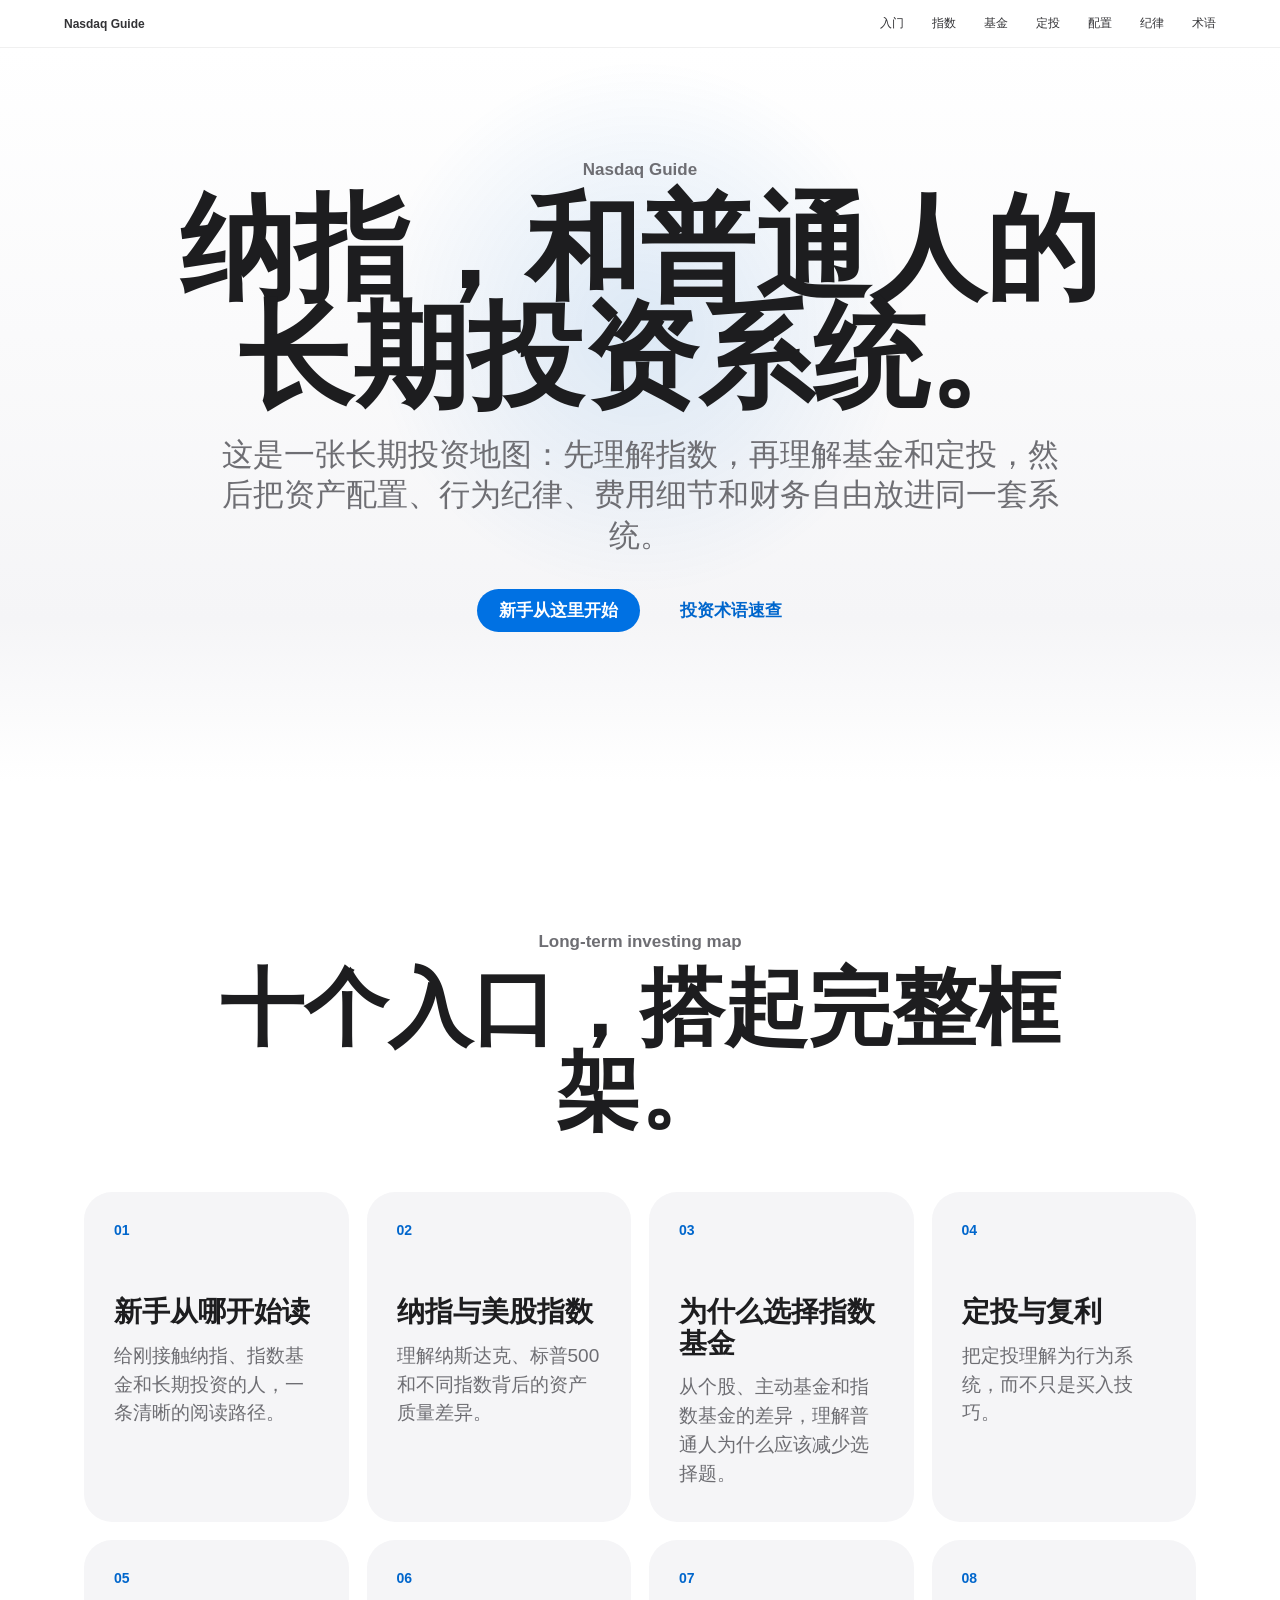
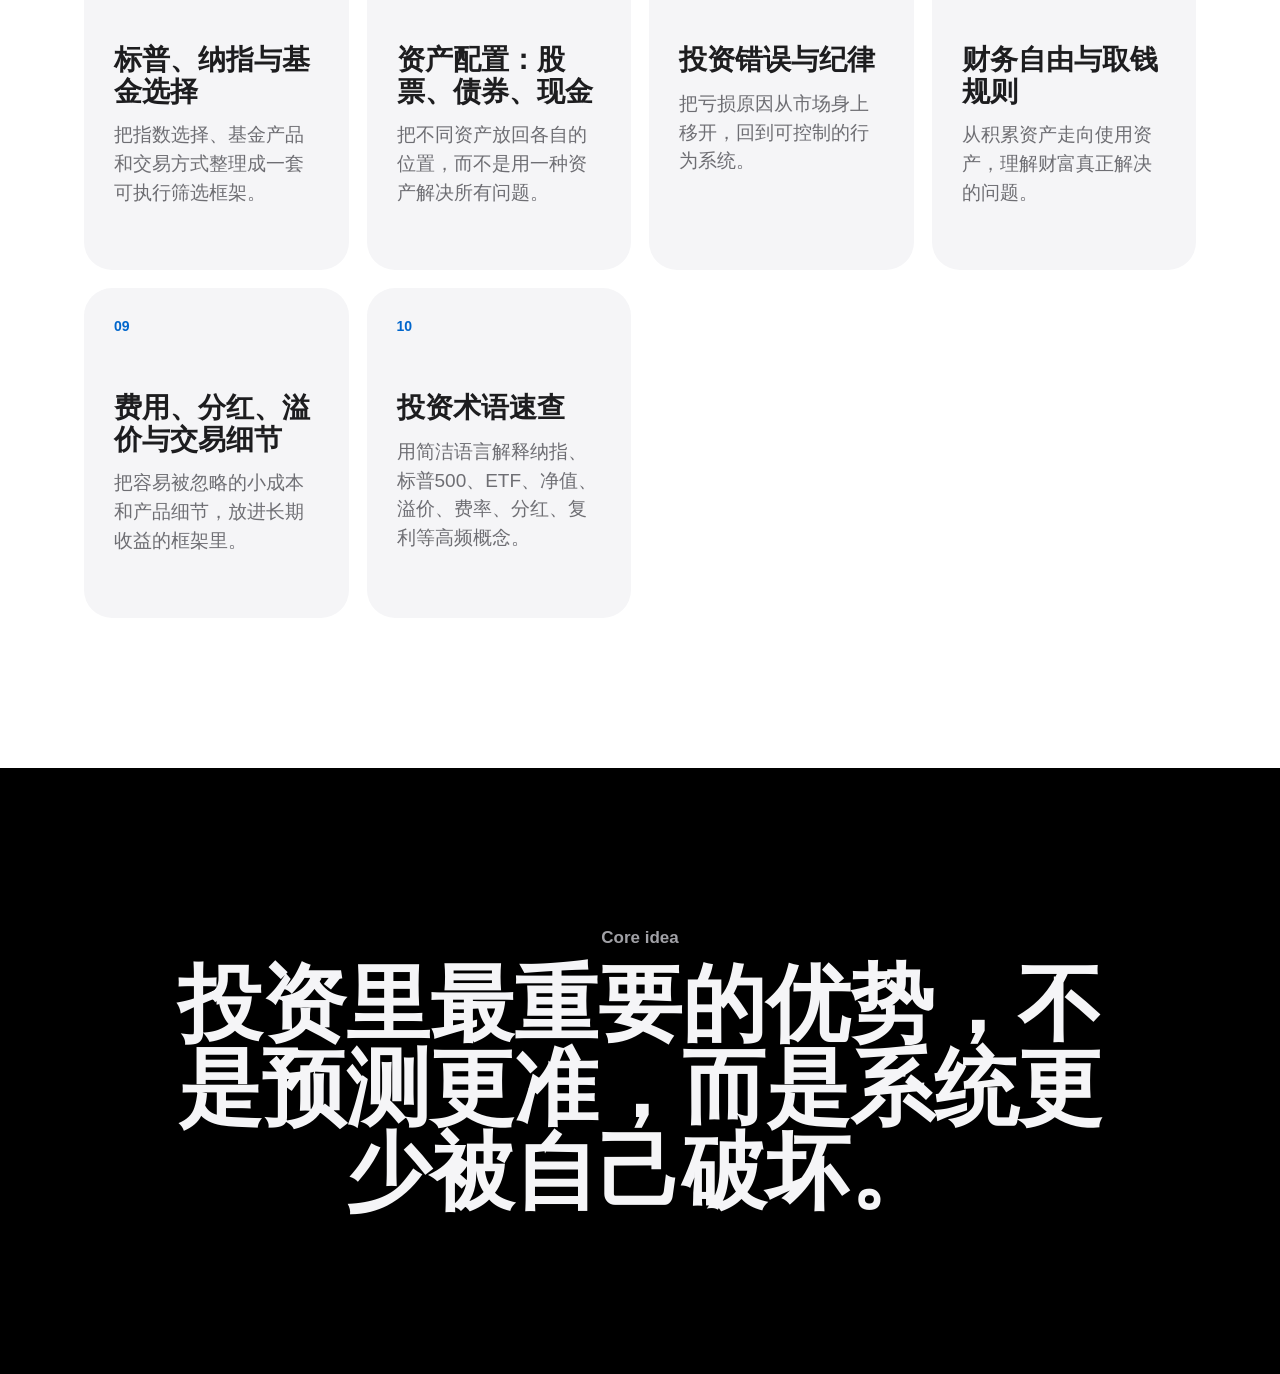
<file: index.html>
<!doctype html><html lang="zh-CN"><head><meta charset="utf-8" /><meta name="viewport" content="width=device-width, initial-scale=1" /><title>纳指与长期投资 | Nasdaq Guide</title><meta name="description" content="一个关于纳斯达克指数、指数基金、定投、复利、资产配置与投资纪律的中文知识站。" /><meta property="og:title" content="纳指与长期投资 | Nasdaq Guide" /><meta property="og:description" content="一个关于纳斯达克指数、指数基金、定投、复利、资产配置与投资纪律的中文知识站。" /><meta property="og:type" content="article" /><meta property="og:url" content="https://bodiegu-sketch.github.io/nasdaq-guide/" /><meta name="twitter:card" content="summary" /><link rel="icon" href="./favicon.svg" /><link rel="stylesheet" href="./style.css" /></head><body><nav class="nav" aria-label="页面导航"><a class="brand" href="./index.html">Nasdaq Guide</a><div><a href="./start.html">入门</a><a href="./nasdaq.html">指数</a><a href="./investing.html">基金</a><a href="./dca.html">定投</a><a href="./allocation.html">配置</a><a href="./mistakes.html">纪律</a><a href="./glossary.html">术语</a></div></nav><main><section class="hero home-hero"><p class="eyebrow">Nasdaq Guide</p><h1>纳指，和普通人的长期投资系统。</h1><p class="hero-copy">这是一张长期投资地图：先理解指数，再理解基金和定投，然后把资产配置、行为纪律、费用细节和财务自由放进同一套系统。</p><div class="hero-actions"><a class="primary" href="./start.html">新手从这里开始</a><a class="secondary" href="./glossary.html">投资术语速查</a></div></section><section class="section chapters"><p class="eyebrow">Long-term investing map</p><h2>十个入口，搭起完整框架。</h2><div class="chapter-grid expanded-grid"><a href="./start.html"><span>01</span><h3>新手从哪开始读</h3><p>给刚接触纳指、指数基金和长期投资的人，一条清晰的阅读路径。</p></a><a href="./nasdaq.html"><span>02</span><h3>纳指与美股指数</h3><p>理解纳斯达克、标普500和不同指数背后的资产质量差异。</p></a><a href="./investing.html"><span>03</span><h3>为什么选择指数基金</h3><p>从个股、主动基金和指数基金的差异，理解普通人为什么应该减少选择题。</p></a><a href="./dca.html"><span>04</span><h3>定投与复利</h3><p>把定投理解为行为系统，而不只是买入技巧。</p></a><a href="./playbook.html"><span>05</span><h3>标普、纳指与基金选择</h3><p>把指数选择、基金产品和交易方式整理成一套可执行筛选框架。</p></a><a href="./allocation.html"><span>06</span><h3>资产配置：股票、债券、现金</h3><p>把不同资产放回各自的位置，而不是用一种资产解决所有问题。</p></a><a href="./mistakes.html"><span>07</span><h3>投资错误与纪律</h3><p>把亏损原因从市场身上移开，回到可控制的行为系统。</p></a><a href="./freedom.html"><span>08</span><h3>财务自由与取钱规则</h3><p>从积累资产走向使用资产，理解财富真正解决的问题。</p></a><a href="./details.html"><span>09</span><h3>费用、分红、溢价与交易细节</h3><p>把容易被忽略的小成本和产品细节，放进长期收益的框架里。</p></a><a href="./glossary.html"><span>10</span><h3>投资术语速查</h3><p>用简洁语言解释纳指、标普500、ETF、净值、溢价、费率、分红、复利等高频概念。</p></a></div></section><section class="contrast"><p class="eyebrow">Core idea</p><h2>投资里最重要的优势，不是预测更准，而是系统更少被自己破坏。</h2></section></main></body></html>
</file>
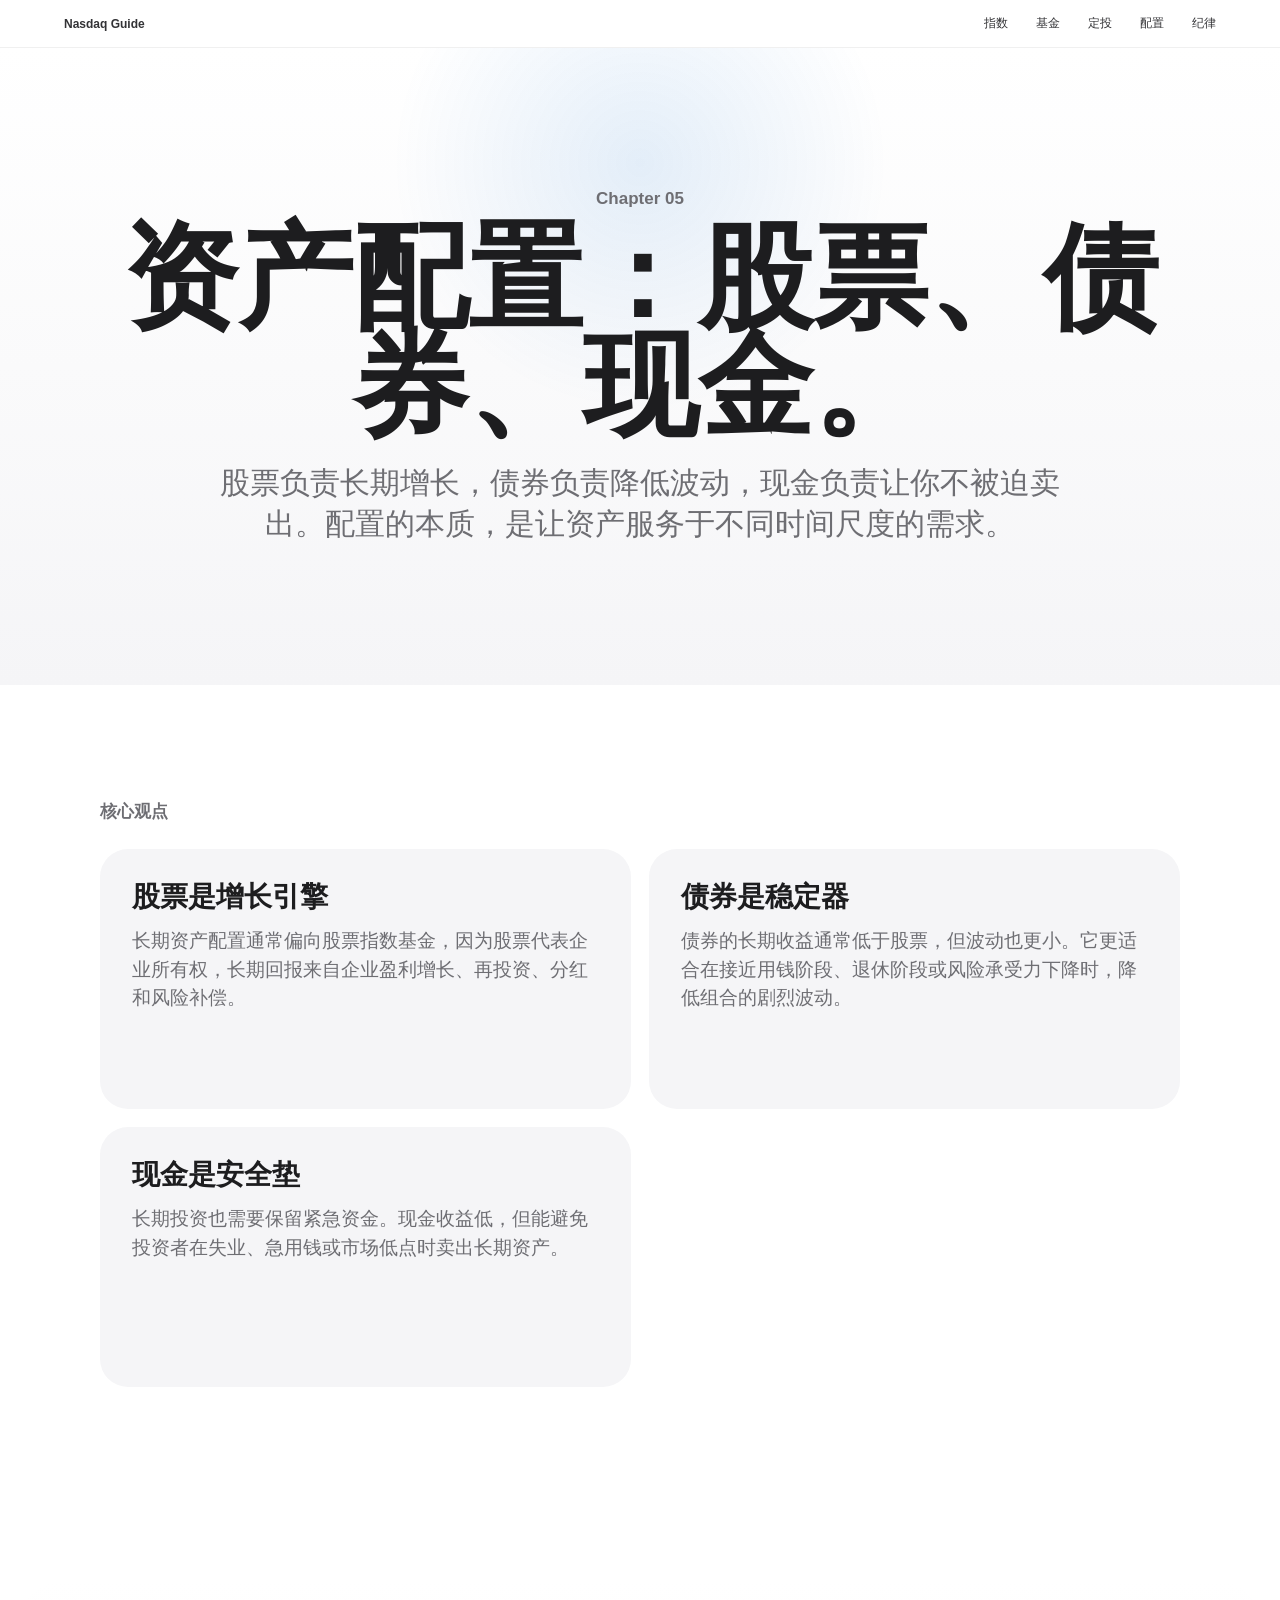
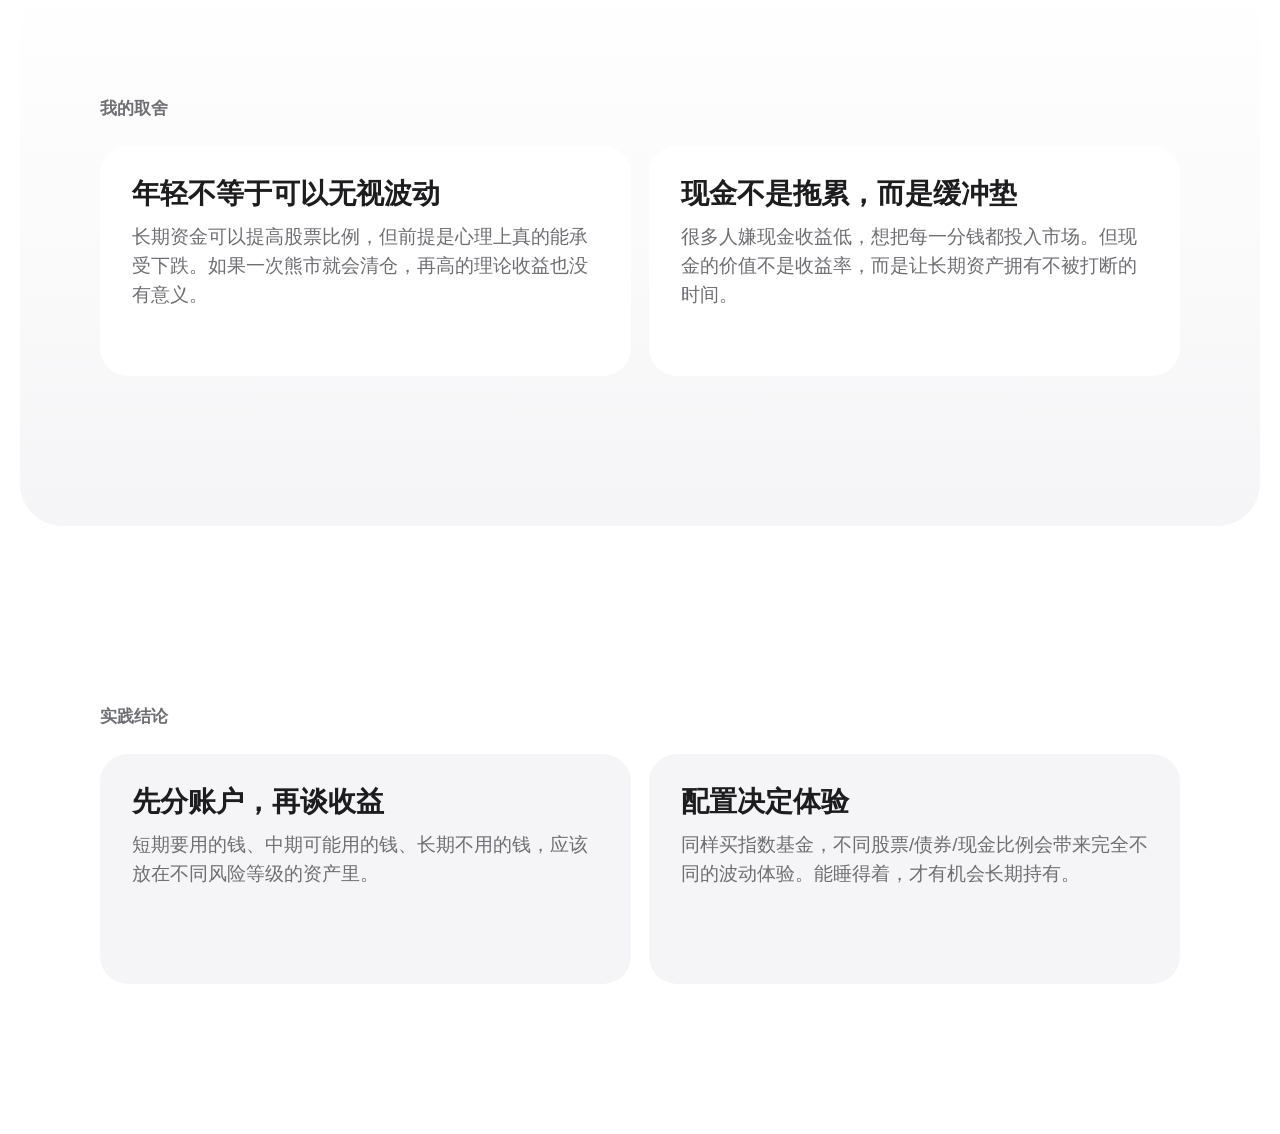
<file: allocation.html>
<!doctype html><html lang="zh-CN"><head><meta charset="utf-8" /><meta name="viewport" content="width=device-width, initial-scale=1" /><title>资产配置：股票、债券、现金。 | Nasdaq Guide</title><meta name="description" content="把不同资产放回各自的位置，而不是用一种资产解决所有问题。" /><link rel="icon" href="./favicon.svg" /><link rel="stylesheet" href="./style.css" /></head><body><nav class="nav" aria-label="页面导航"><a class="brand" href="./index.html">Nasdaq Guide</a><div><a href="./nasdaq.html">指数</a><a href="./investing.html">基金</a><a href="./dca.html">定投</a><a href="./allocation.html">配置</a><a href="./mistakes.html">纪律</a></div></nav><main><section class="page-hero reading-hero"><p class="eyebrow">Chapter 05</p><h1>资产配置：股票、债券、现金。</h1><p>股票负责长期增长，债券负责降低波动，现金负责让你不被迫卖出。配置的本质，是让资产服务于不同时间尺度的需求。</p></section><section class="section article-section"><p class="eyebrow">核心观点</p><div class="article-grid"><article><h3>股票是增长引擎</h3><p>长期资产配置通常偏向股票指数基金，因为股票代表企业所有权，长期回报来自企业盈利增长、再投资、分红和风险补偿。</p></article><article><h3>债券是稳定器</h3><p>债券的长期收益通常低于股票，但波动也更小。它更适合在接近用钱阶段、退休阶段或风险承受力下降时，降低组合的剧烈波动。</p></article><article><h3>现金是安全垫</h3><p>长期投资也需要保留紧急资金。现金收益低，但能避免投资者在失业、急用钱或市场低点时卖出长期资产。</p></article></div></section><section class="section article-section quiet-band"><p class="eyebrow">我的取舍</p><div class="article-grid"><article><h3>年轻不等于可以无视波动</h3><p>长期资金可以提高股票比例，但前提是心理上真的能承受下跌。如果一次熊市就会清仓，再高的理论收益也没有意义。</p></article><article><h3>现金不是拖累，而是缓冲垫</h3><p>很多人嫌现金收益低，想把每一分钱都投入市场。但现金的价值不是收益率，而是让长期资产拥有不被打断的时间。</p></article></div></section><section class="section article-section"><p class="eyebrow">实践结论</p><div class="article-grid"><article><h3>先分账户，再谈收益</h3><p>短期要用的钱、中期可能用的钱、长期不用的钱，应该放在不同风险等级的资产里。</p></article><article><h3>配置决定体验</h3><p>同样买指数基金，不同股票/债券/现金比例会带来完全不同的波动体验。能睡得着，才有机会长期持有。</p></article></div></section></main></body></html>
</file>
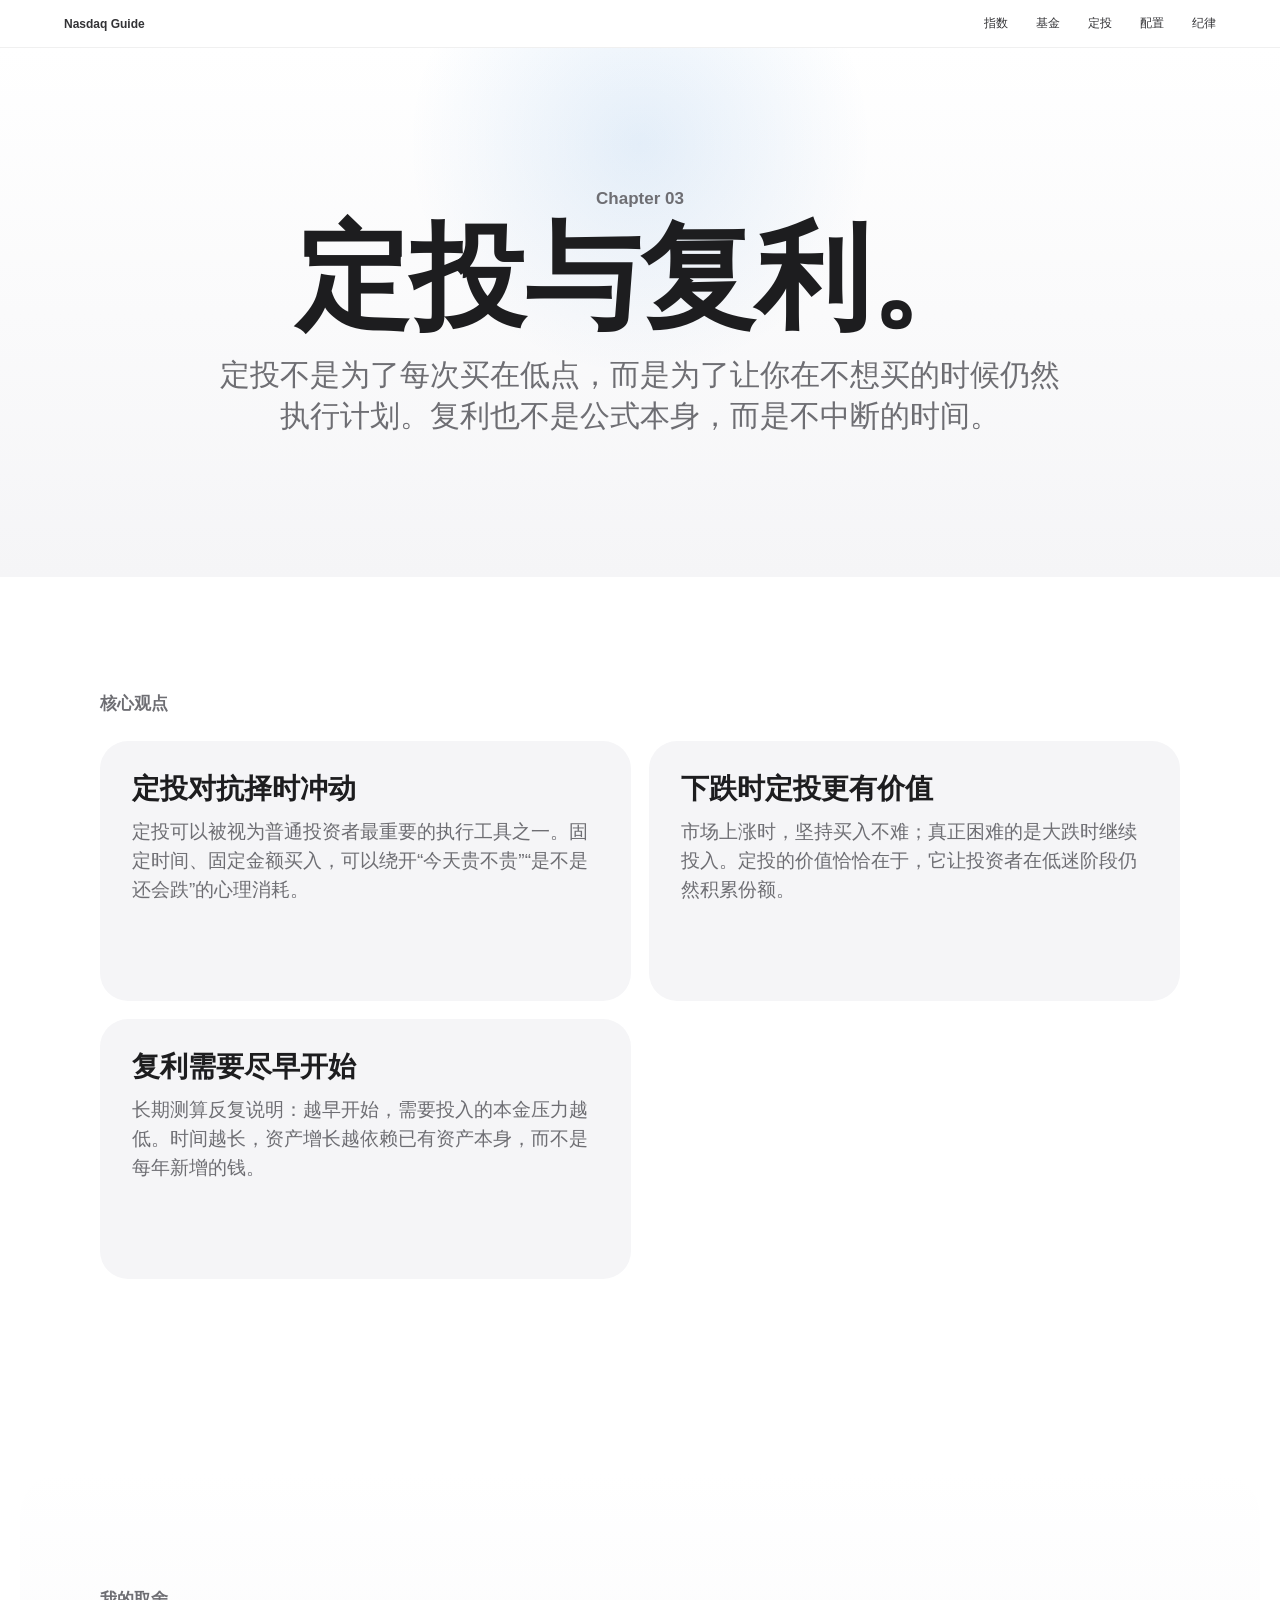
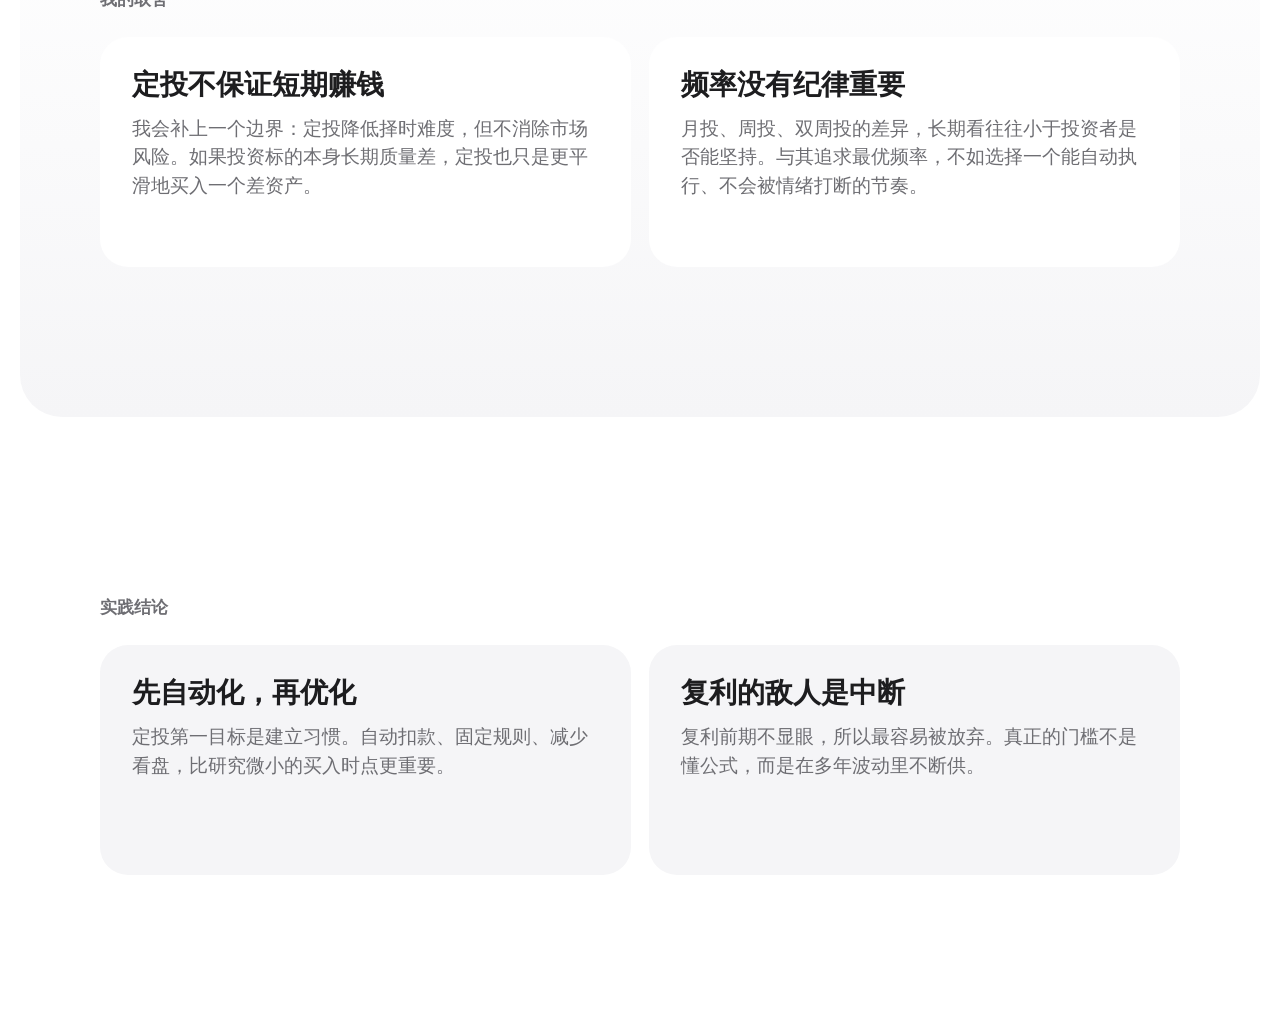
<file: dca.html>
<!doctype html><html lang="zh-CN"><head><meta charset="utf-8" /><meta name="viewport" content="width=device-width, initial-scale=1" /><title>定投与复利。 | Nasdaq Guide</title><meta name="description" content="把定投理解为行为系统，而不只是买入技巧。" /><link rel="icon" href="./favicon.svg" /><link rel="stylesheet" href="./style.css" /></head><body><nav class="nav" aria-label="页面导航"><a class="brand" href="./index.html">Nasdaq Guide</a><div><a href="./nasdaq.html">指数</a><a href="./investing.html">基金</a><a href="./dca.html">定投</a><a href="./allocation.html">配置</a><a href="./mistakes.html">纪律</a></div></nav><main><section class="page-hero reading-hero"><p class="eyebrow">Chapter 03</p><h1>定投与复利。</h1><p>定投不是为了每次买在低点，而是为了让你在不想买的时候仍然执行计划。复利也不是公式本身，而是不中断的时间。</p></section><section class="section article-section"><p class="eyebrow">核心观点</p><div class="article-grid"><article><h3>定投对抗择时冲动</h3><p>定投可以被视为普通投资者最重要的执行工具之一。固定时间、固定金额买入，可以绕开“今天贵不贵”“是不是还会跌”的心理消耗。</p></article><article><h3>下跌时定投更有价值</h3><p>市场上涨时，坚持买入不难；真正困难的是大跌时继续投入。定投的价值恰恰在于，它让投资者在低迷阶段仍然积累份额。</p></article><article><h3>复利需要尽早开始</h3><p>长期测算反复说明：越早开始，需要投入的本金压力越低。时间越长，资产增长越依赖已有资产本身，而不是每年新增的钱。</p></article></div></section><section class="section article-section quiet-band"><p class="eyebrow">我的取舍</p><div class="article-grid"><article><h3>定投不保证短期赚钱</h3><p>我会补上一个边界：定投降低择时难度，但不消除市场风险。如果投资标的本身长期质量差，定投也只是更平滑地买入一个差资产。</p></article><article><h3>频率没有纪律重要</h3><p>月投、周投、双周投的差异，长期看往往小于投资者是否能坚持。与其追求最优频率，不如选择一个能自动执行、不会被情绪打断的节奏。</p></article></div></section><section class="section article-section"><p class="eyebrow">实践结论</p><div class="article-grid"><article><h3>先自动化，再优化</h3><p>定投第一目标是建立习惯。自动扣款、固定规则、减少看盘，比研究微小的买入时点更重要。</p></article><article><h3>复利的敌人是中断</h3><p>复利前期不显眼，所以最容易被放弃。真正的门槛不是懂公式，而是在多年波动里不断供。</p></article></div></section></main></body></html>
</file>
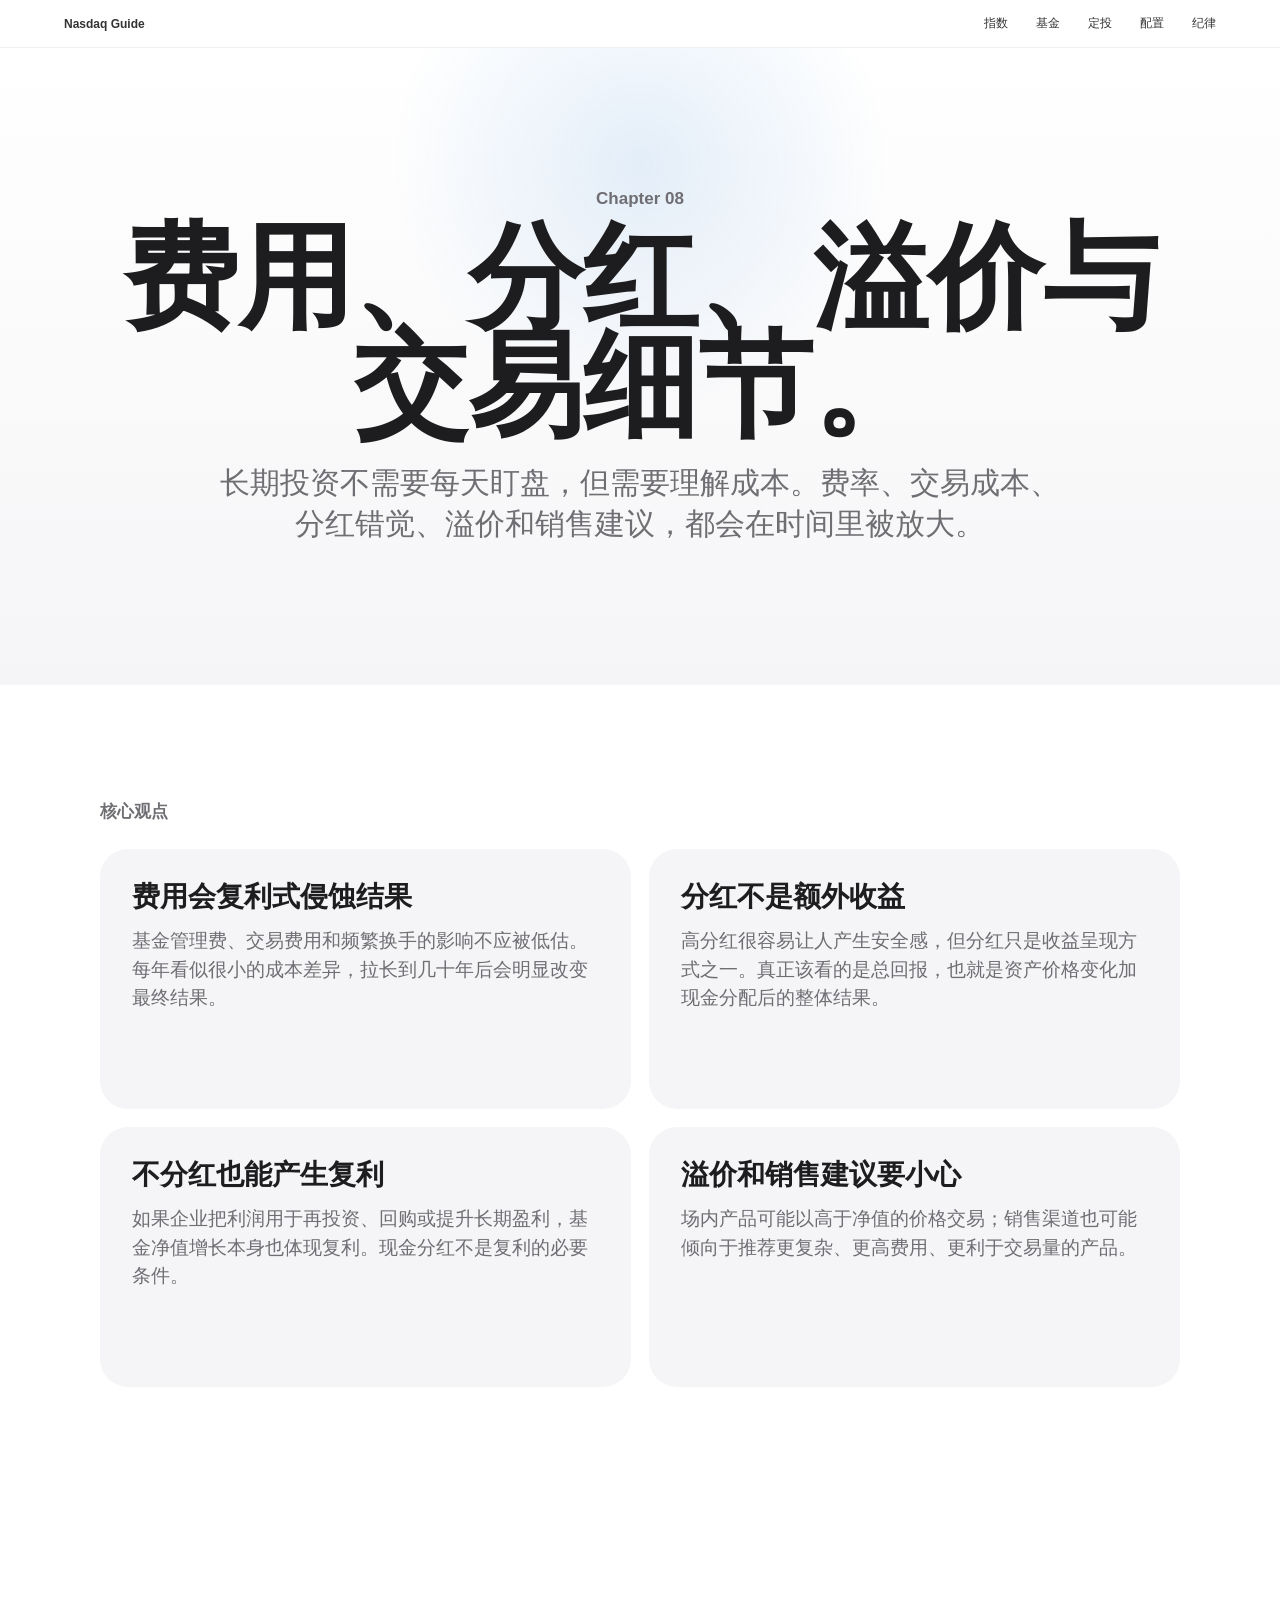
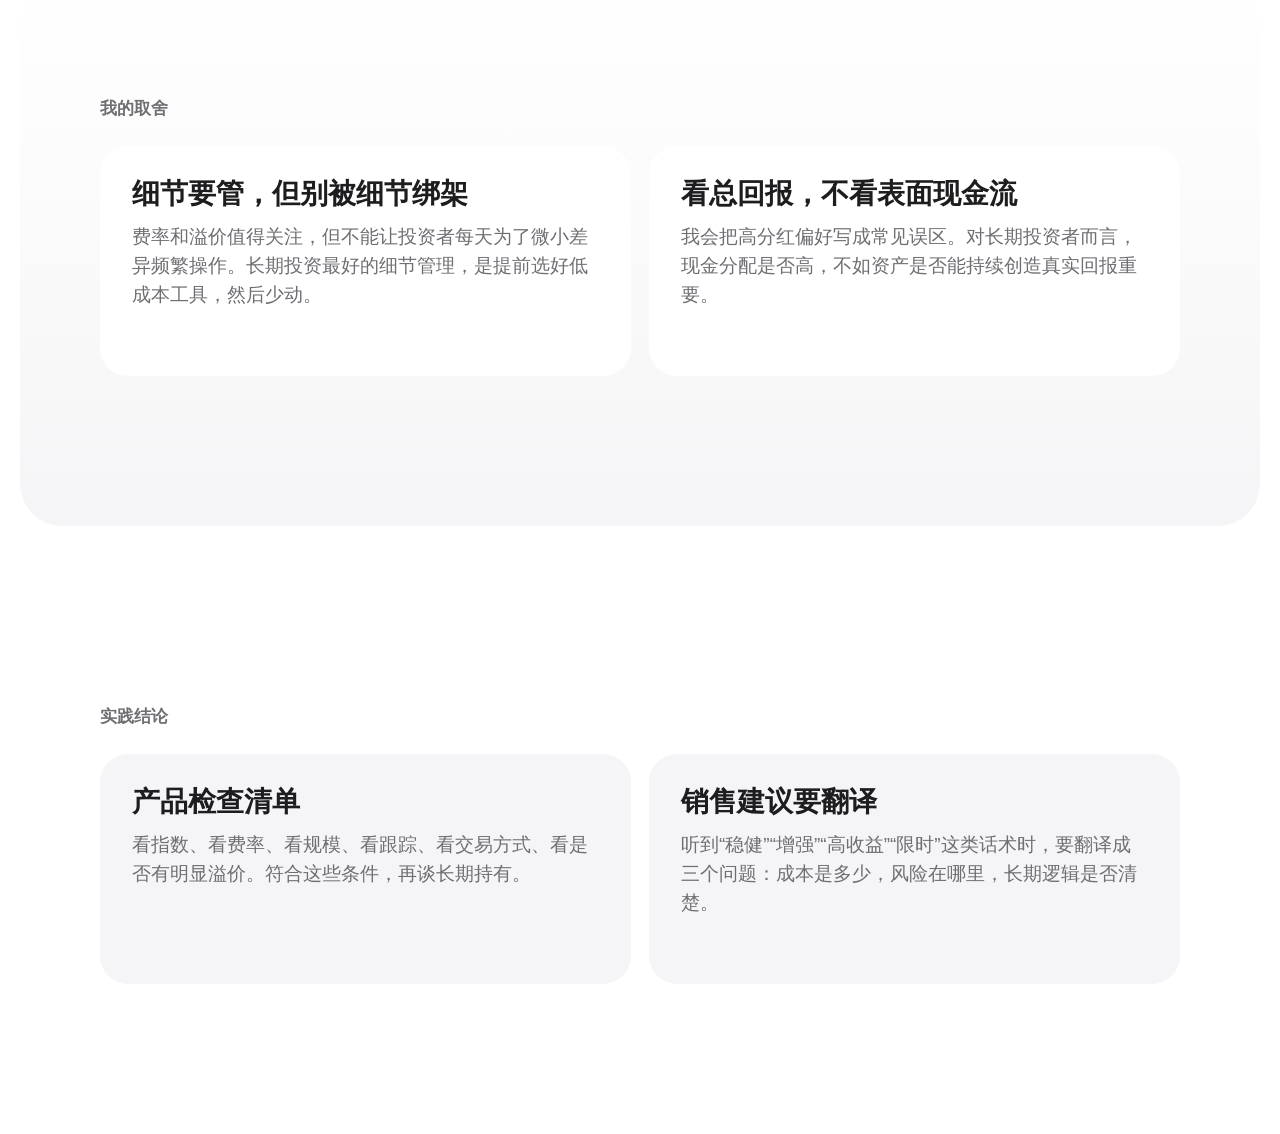
<file: details.html>
<!doctype html><html lang="zh-CN"><head><meta charset="utf-8" /><meta name="viewport" content="width=device-width, initial-scale=1" /><title>费用、分红、溢价与交易细节。 | Nasdaq Guide</title><meta name="description" content="把容易被忽略的小成本和产品细节，放进长期收益的框架里。" /><link rel="icon" href="./favicon.svg" /><link rel="stylesheet" href="./style.css" /></head><body><nav class="nav" aria-label="页面导航"><a class="brand" href="./index.html">Nasdaq Guide</a><div><a href="./nasdaq.html">指数</a><a href="./investing.html">基金</a><a href="./dca.html">定投</a><a href="./allocation.html">配置</a><a href="./mistakes.html">纪律</a></div></nav><main><section class="page-hero reading-hero"><p class="eyebrow">Chapter 08</p><h1>费用、分红、溢价与交易细节。</h1><p>长期投资不需要每天盯盘，但需要理解成本。费率、交易成本、分红错觉、溢价和销售建议，都会在时间里被放大。</p></section><section class="section article-section"><p class="eyebrow">核心观点</p><div class="article-grid"><article><h3>费用会复利式侵蚀结果</h3><p>基金管理费、交易费用和频繁换手的影响不应被低估。每年看似很小的成本差异，拉长到几十年后会明显改变最终结果。</p></article><article><h3>分红不是额外收益</h3><p>高分红很容易让人产生安全感，但分红只是收益呈现方式之一。真正该看的是总回报，也就是资产价格变化加现金分配后的整体结果。</p></article><article><h3>不分红也能产生复利</h3><p>如果企业把利润用于再投资、回购或提升长期盈利，基金净值增长本身也体现复利。现金分红不是复利的必要条件。</p></article><article><h3>溢价和销售建议要小心</h3><p>场内产品可能以高于净值的价格交易；销售渠道也可能倾向于推荐更复杂、更高费用、更利于交易量的产品。</p></article></div></section><section class="section article-section quiet-band"><p class="eyebrow">我的取舍</p><div class="article-grid"><article><h3>细节要管，但别被细节绑架</h3><p>费率和溢价值得关注，但不能让投资者每天为了微小差异频繁操作。长期投资最好的细节管理，是提前选好低成本工具，然后少动。</p></article><article><h3>看总回报，不看表面现金流</h3><p>我会把高分红偏好写成常见误区。对长期投资者而言，现金分配是否高，不如资产是否能持续创造真实回报重要。</p></article></div></section><section class="section article-section"><p class="eyebrow">实践结论</p><div class="article-grid"><article><h3>产品检查清单</h3><p>看指数、看费率、看规模、看跟踪、看交易方式、看是否有明显溢价。符合这些条件，再谈长期持有。</p></article><article><h3>销售建议要翻译</h3><p>听到“稳健”“增强”“高收益”“限时”这类话术时，要翻译成三个问题：成本是多少，风险在哪里，长期逻辑是否清楚。</p></article></div></section></main></body></html>
</file>
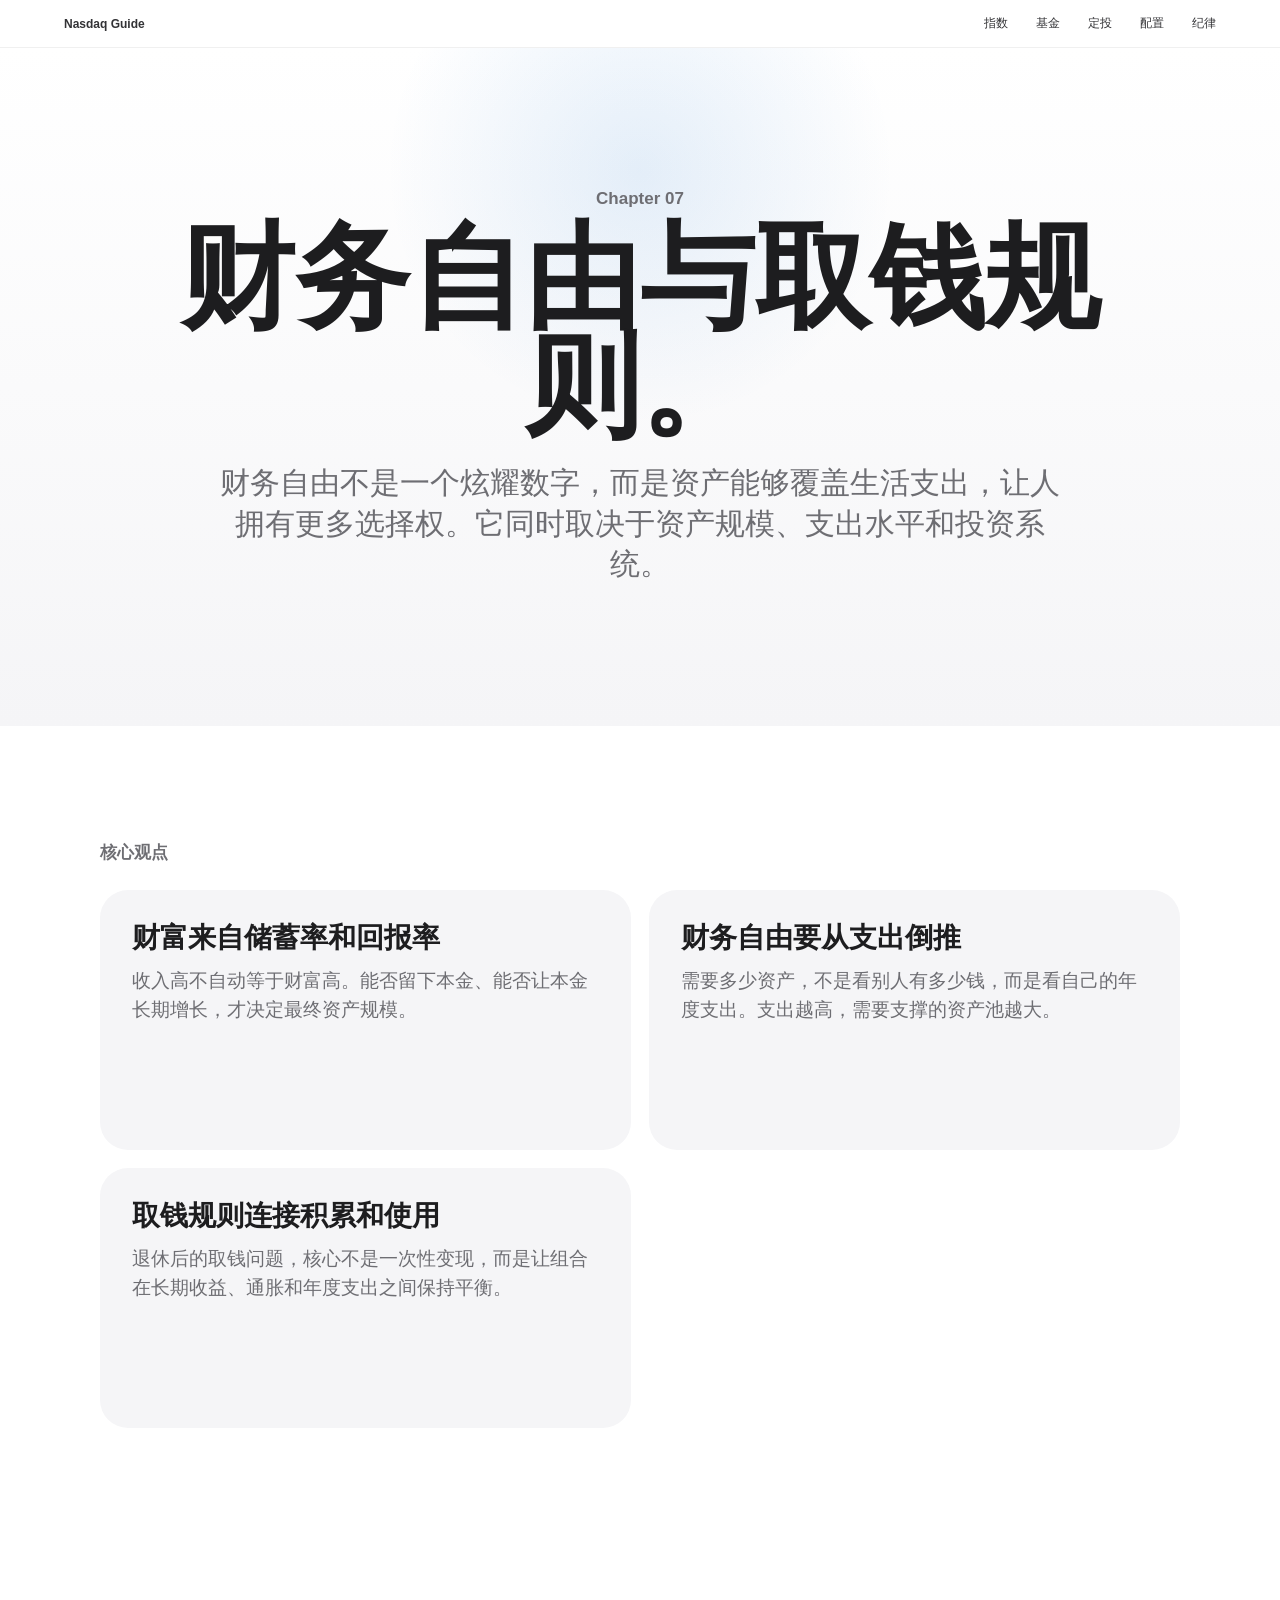
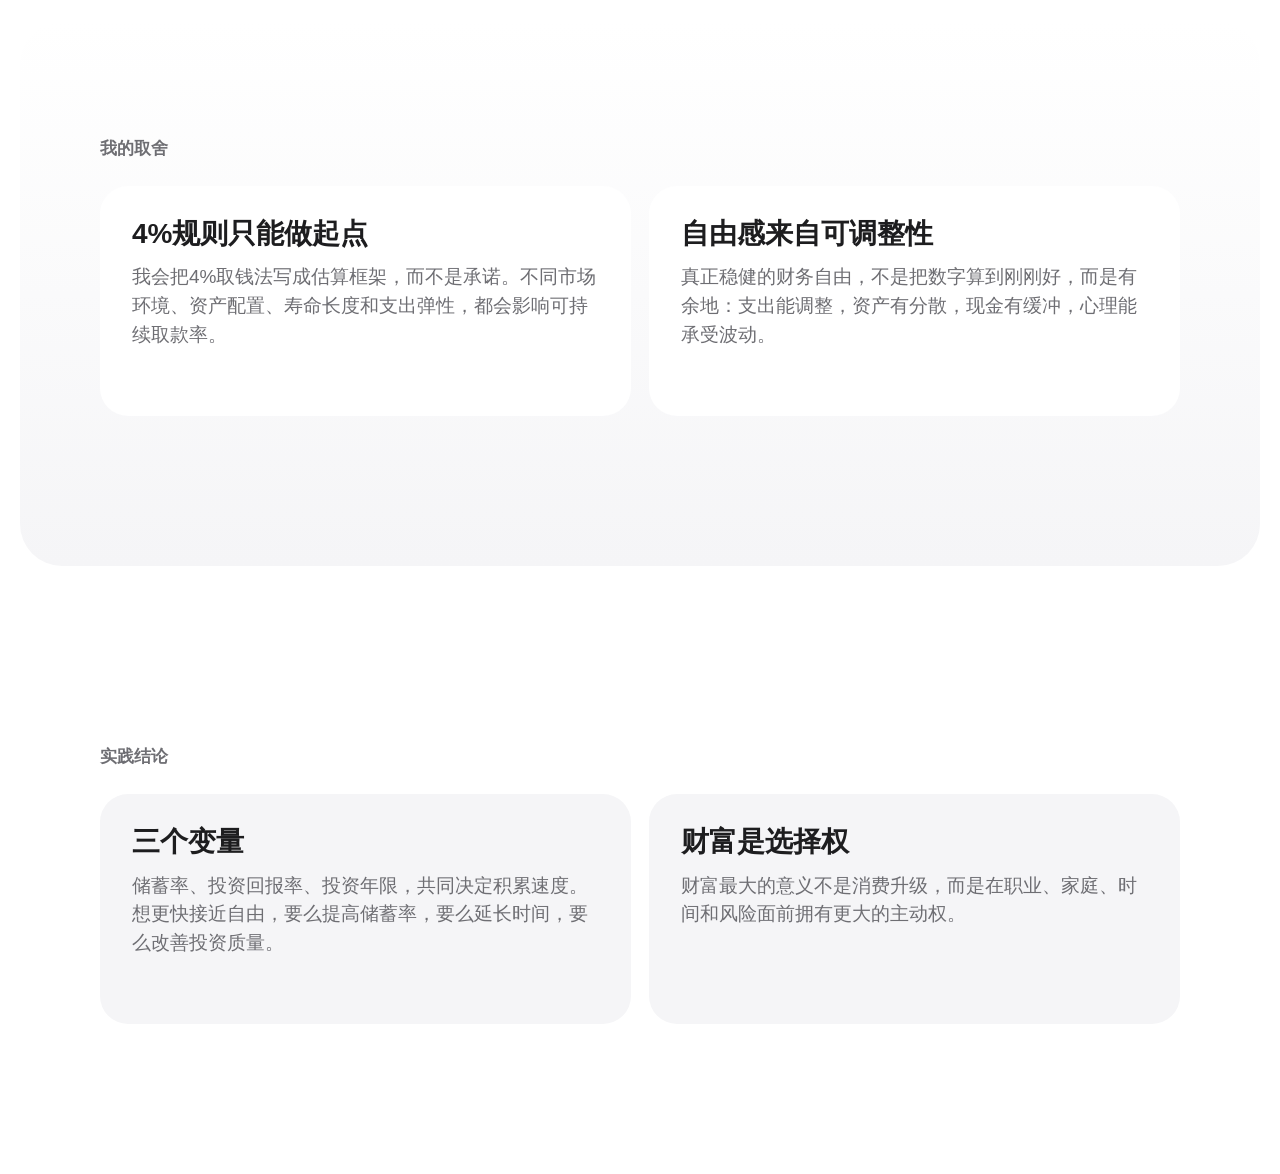
<file: freedom.html>
<!doctype html><html lang="zh-CN"><head><meta charset="utf-8" /><meta name="viewport" content="width=device-width, initial-scale=1" /><title>财务自由与取钱规则。 | Nasdaq Guide</title><meta name="description" content="从积累资产走向使用资产，理解财富真正解决的问题。" /><link rel="icon" href="./favicon.svg" /><link rel="stylesheet" href="./style.css" /></head><body><nav class="nav" aria-label="页面导航"><a class="brand" href="./index.html">Nasdaq Guide</a><div><a href="./nasdaq.html">指数</a><a href="./investing.html">基金</a><a href="./dca.html">定投</a><a href="./allocation.html">配置</a><a href="./mistakes.html">纪律</a></div></nav><main><section class="page-hero reading-hero"><p class="eyebrow">Chapter 07</p><h1>财务自由与取钱规则。</h1><p>财务自由不是一个炫耀数字，而是资产能够覆盖生活支出，让人拥有更多选择权。它同时取决于资产规模、支出水平和投资系统。</p></section><section class="section article-section"><p class="eyebrow">核心观点</p><div class="article-grid"><article><h3>财富来自储蓄率和回报率</h3><p>收入高不自动等于财富高。能否留下本金、能否让本金长期增长，才决定最终资产规模。</p></article><article><h3>财务自由要从支出倒推</h3><p>需要多少资产，不是看别人有多少钱，而是看自己的年度支出。支出越高，需要支撑的资产池越大。</p></article><article><h3>取钱规则连接积累和使用</h3><p>退休后的取钱问题，核心不是一次性变现，而是让组合在长期收益、通胀和年度支出之间保持平衡。</p></article></div></section><section class="section article-section quiet-band"><p class="eyebrow">我的取舍</p><div class="article-grid"><article><h3>4%规则只能做起点</h3><p>我会把4%取钱法写成估算框架，而不是承诺。不同市场环境、资产配置、寿命长度和支出弹性，都会影响可持续取款率。</p></article><article><h3>自由感来自可调整性</h3><p>真正稳健的财务自由，不是把数字算到刚刚好，而是有余地：支出能调整，资产有分散，现金有缓冲，心理能承受波动。</p></article></div></section><section class="section article-section"><p class="eyebrow">实践结论</p><div class="article-grid"><article><h3>三个变量</h3><p>储蓄率、投资回报率、投资年限，共同决定积累速度。想更快接近自由，要么提高储蓄率，要么延长时间，要么改善投资质量。</p></article><article><h3>财富是选择权</h3><p>财富最大的意义不是消费升级，而是在职业、家庭、时间和风险面前拥有更大的主动权。</p></article></div></section></main></body></html>
</file>
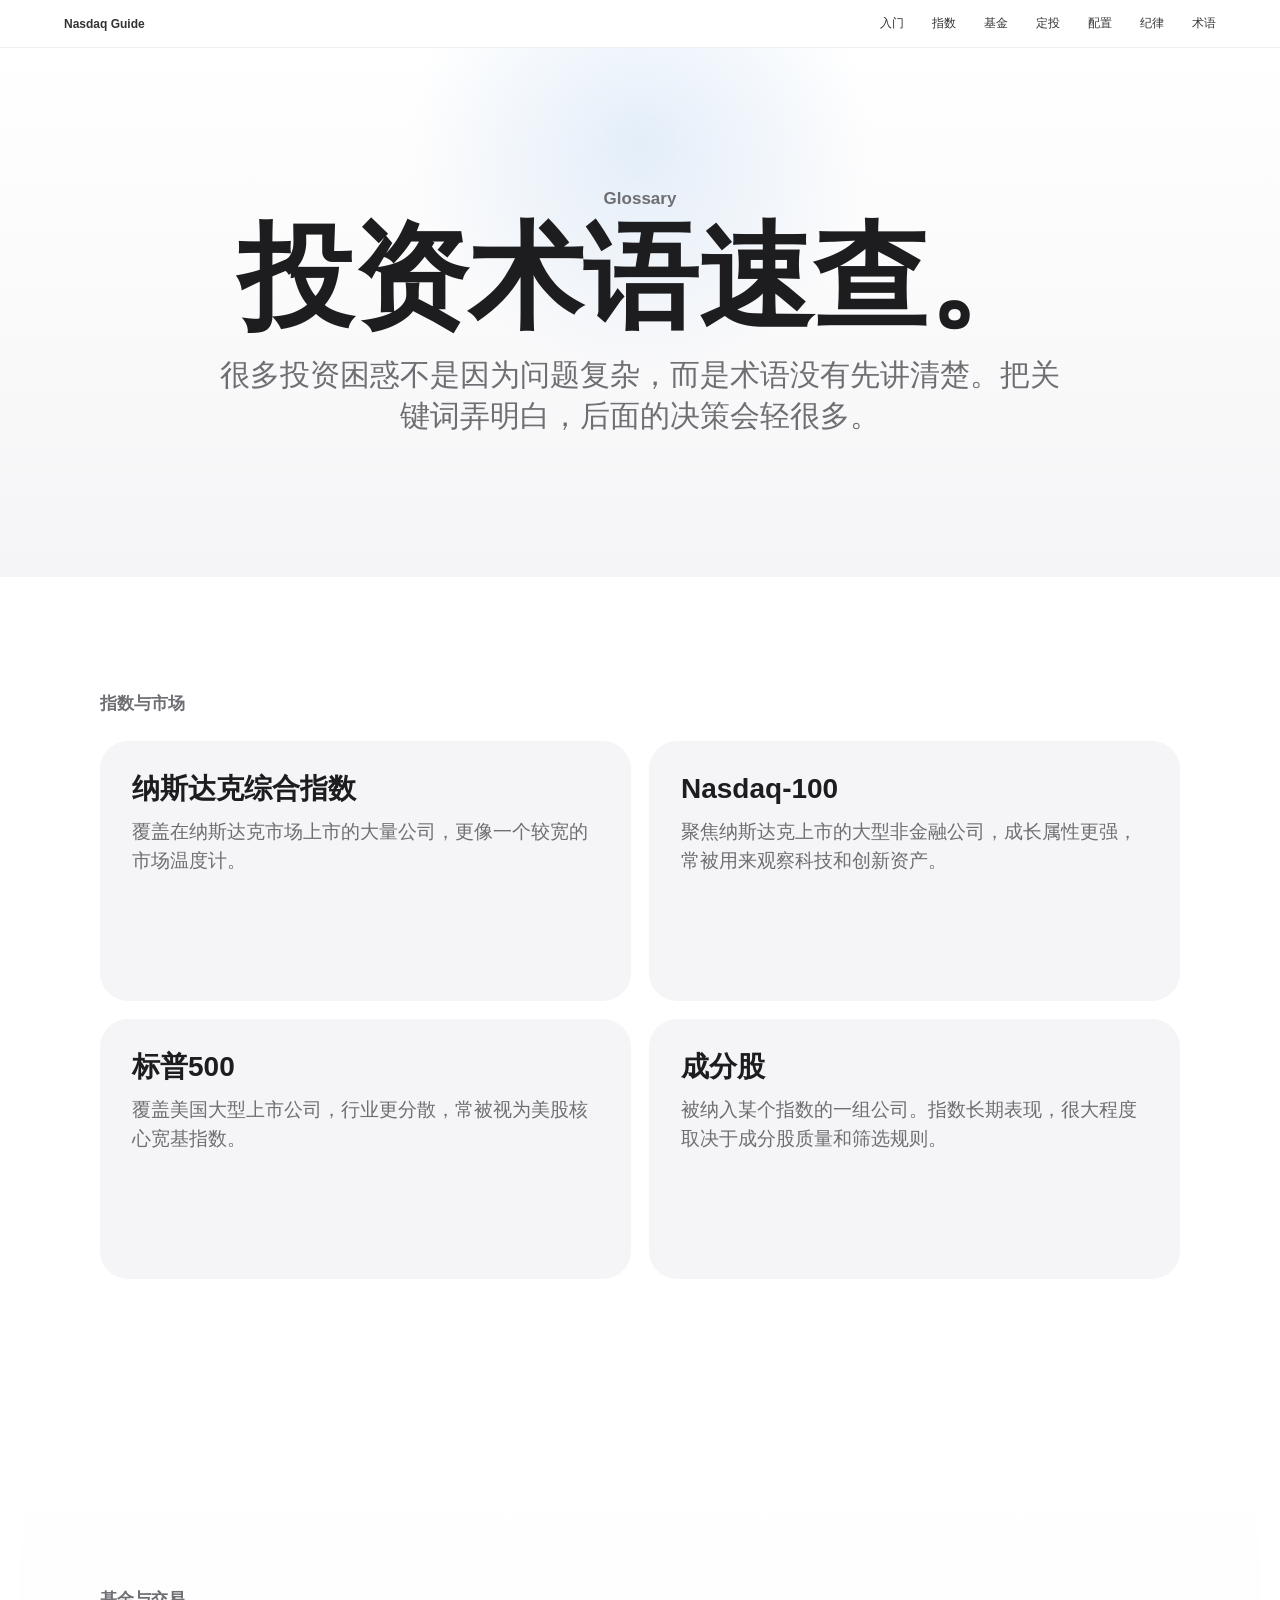
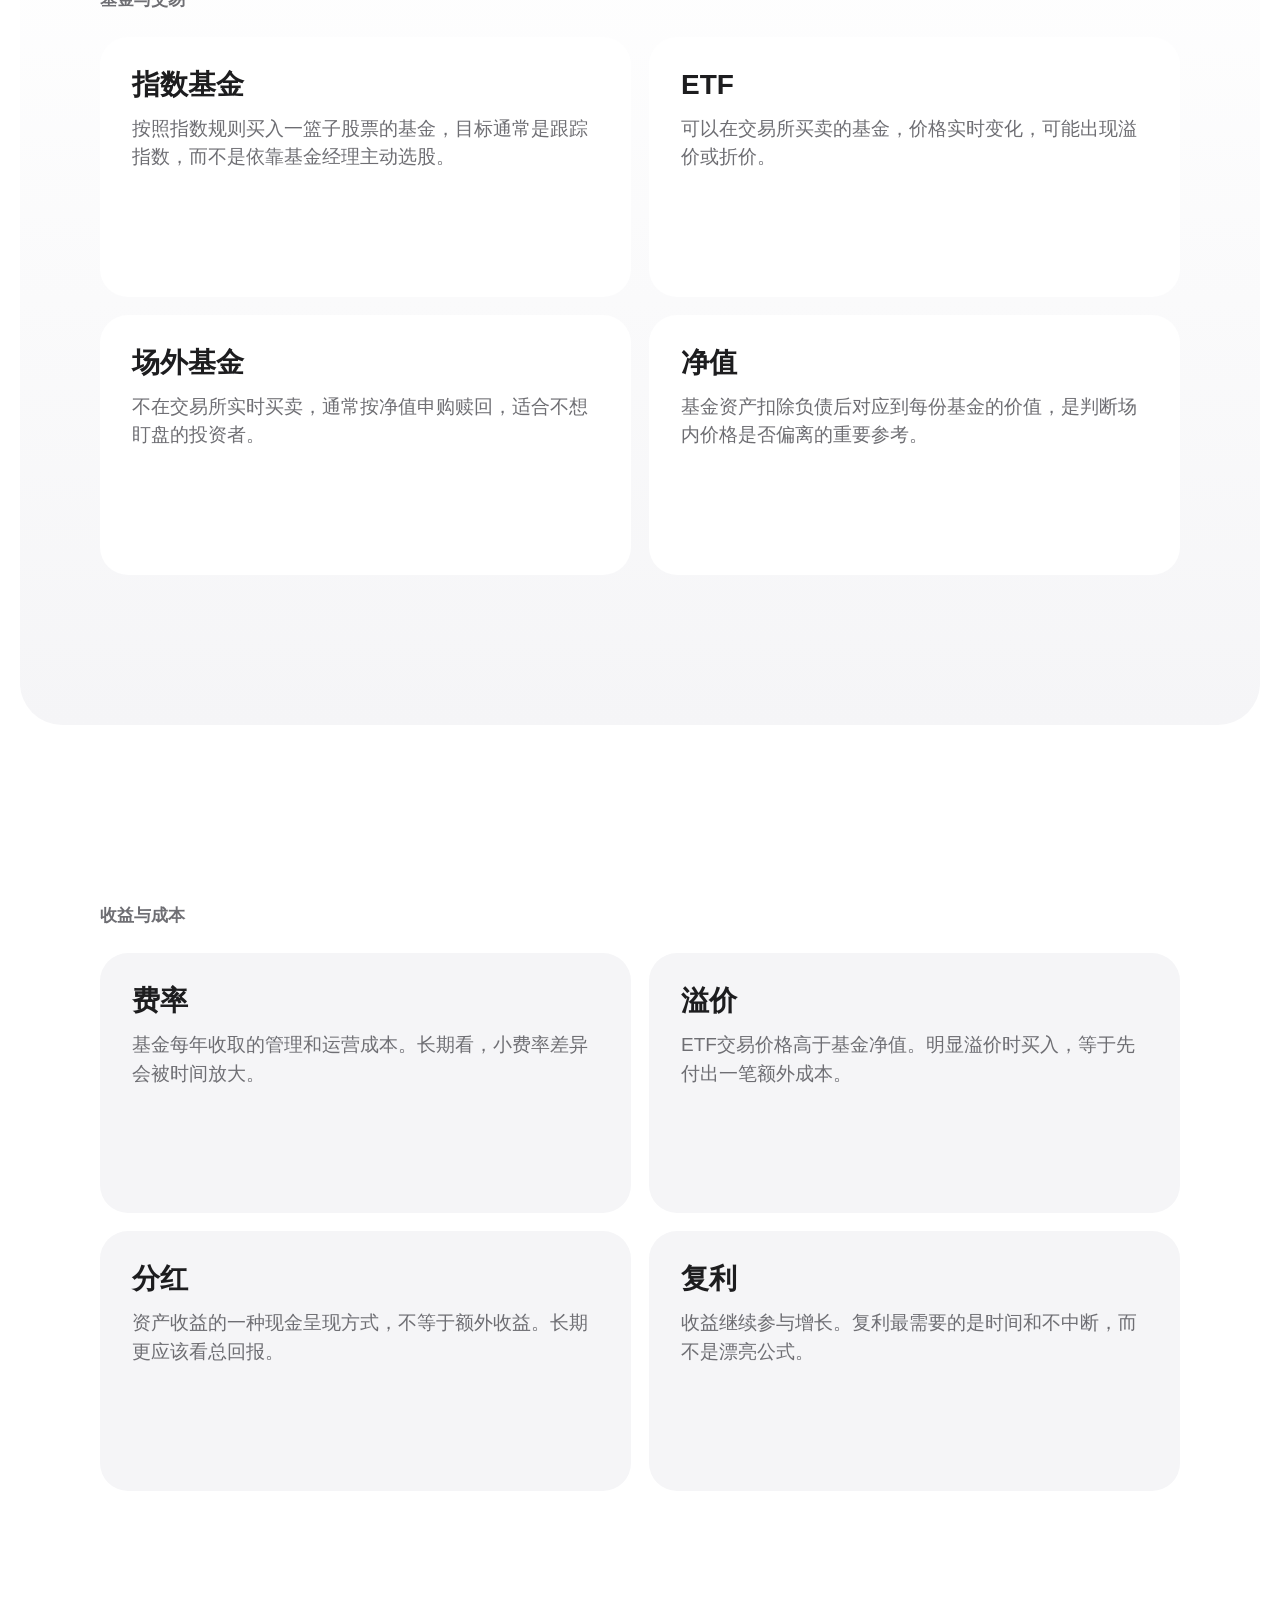
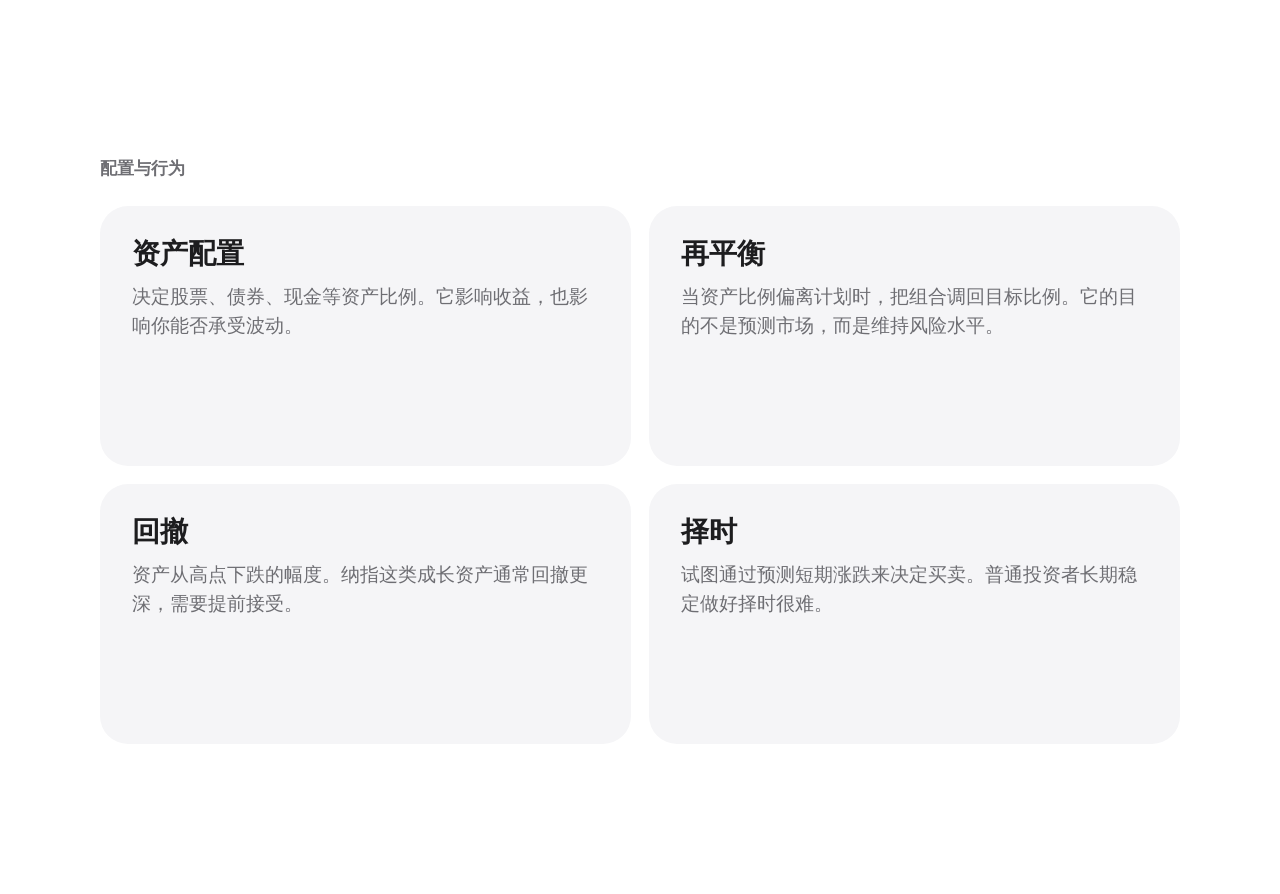
<file: glossary.html>
<!doctype html><html lang="zh-CN"><head><meta charset="utf-8" /><meta name="viewport" content="width=device-width, initial-scale=1" /><title>投资术语速查。 | Nasdaq Guide</title><meta name="description" content="用简洁语言解释纳指、标普500、ETF、净值、溢价、费率、分红、复利等高频概念。" /><meta property="og:title" content="投资术语速查。 | Nasdaq Guide" /><meta property="og:description" content="用简洁语言解释纳指、标普500、ETF、净值、溢价、费率、分红、复利等高频概念。" /><meta property="og:type" content="article" /><meta property="og:url" content="https://bodiegu-sketch.github.io/nasdaq-guide/glossary.html" /><meta name="twitter:card" content="summary" /><link rel="icon" href="./favicon.svg" /><link rel="stylesheet" href="./style.css" /></head><body><nav class="nav" aria-label="页面导航"><a class="brand" href="./index.html">Nasdaq Guide</a><div><a href="./start.html">入门</a><a href="./nasdaq.html">指数</a><a href="./investing.html">基金</a><a href="./dca.html">定投</a><a href="./allocation.html">配置</a><a href="./mistakes.html">纪律</a><a href="./glossary.html">术语</a></div></nav><main><section class="page-hero reading-hero"><p class="eyebrow">Glossary</p><h1>投资术语速查。</h1><p>很多投资困惑不是因为问题复杂，而是术语没有先讲清楚。把关键词弄明白，后面的决策会轻很多。</p></section><section class="section article-section"><p class="eyebrow">指数与市场</p><div class="article-grid"><article><h3>纳斯达克综合指数</h3><p>覆盖在纳斯达克市场上市的大量公司，更像一个较宽的市场温度计。</p></article><article><h3>Nasdaq-100</h3><p>聚焦纳斯达克上市的大型非金融公司，成长属性更强，常被用来观察科技和创新资产。</p></article><article><h3>标普500</h3><p>覆盖美国大型上市公司，行业更分散，常被视为美股核心宽基指数。</p></article><article><h3>成分股</h3><p>被纳入某个指数的一组公司。指数长期表现，很大程度取决于成分股质量和筛选规则。</p></article></div></section><section class="section article-section quiet-band"><p class="eyebrow">基金与交易</p><div class="article-grid"><article><h3>指数基金</h3><p>按照指数规则买入一篮子股票的基金，目标通常是跟踪指数，而不是依靠基金经理主动选股。</p></article><article><h3>ETF</h3><p>可以在交易所买卖的基金，价格实时变化，可能出现溢价或折价。</p></article><article><h3>场外基金</h3><p>不在交易所实时买卖，通常按净值申购赎回，适合不想盯盘的投资者。</p></article><article><h3>净值</h3><p>基金资产扣除负债后对应到每份基金的价值，是判断场内价格是否偏离的重要参考。</p></article></div></section><section class="section article-section"><p class="eyebrow">收益与成本</p><div class="article-grid"><article><h3>费率</h3><p>基金每年收取的管理和运营成本。长期看，小费率差异会被时间放大。</p></article><article><h3>溢价</h3><p>ETF交易价格高于基金净值。明显溢价时买入，等于先付出一笔额外成本。</p></article><article><h3>分红</h3><p>资产收益的一种现金呈现方式，不等于额外收益。长期更应该看总回报。</p></article><article><h3>复利</h3><p>收益继续参与增长。复利最需要的是时间和不中断，而不是漂亮公式。</p></article></div></section><section class="section article-section"><p class="eyebrow">配置与行为</p><div class="article-grid"><article><h3>资产配置</h3><p>决定股票、债券、现金等资产比例。它影响收益，也影响你能否承受波动。</p></article><article><h3>再平衡</h3><p>当资产比例偏离计划时，把组合调回目标比例。它的目的不是预测市场，而是维持风险水平。</p></article><article><h3>回撤</h3><p>资产从高点下跌的幅度。纳指这类成长资产通常回撤更深，需要提前接受。</p></article><article><h3>择时</h3><p>试图通过预测短期涨跌来决定买卖。普通投资者长期稳定做好择时很难。</p></article></div></section></main></body></html>
</file>
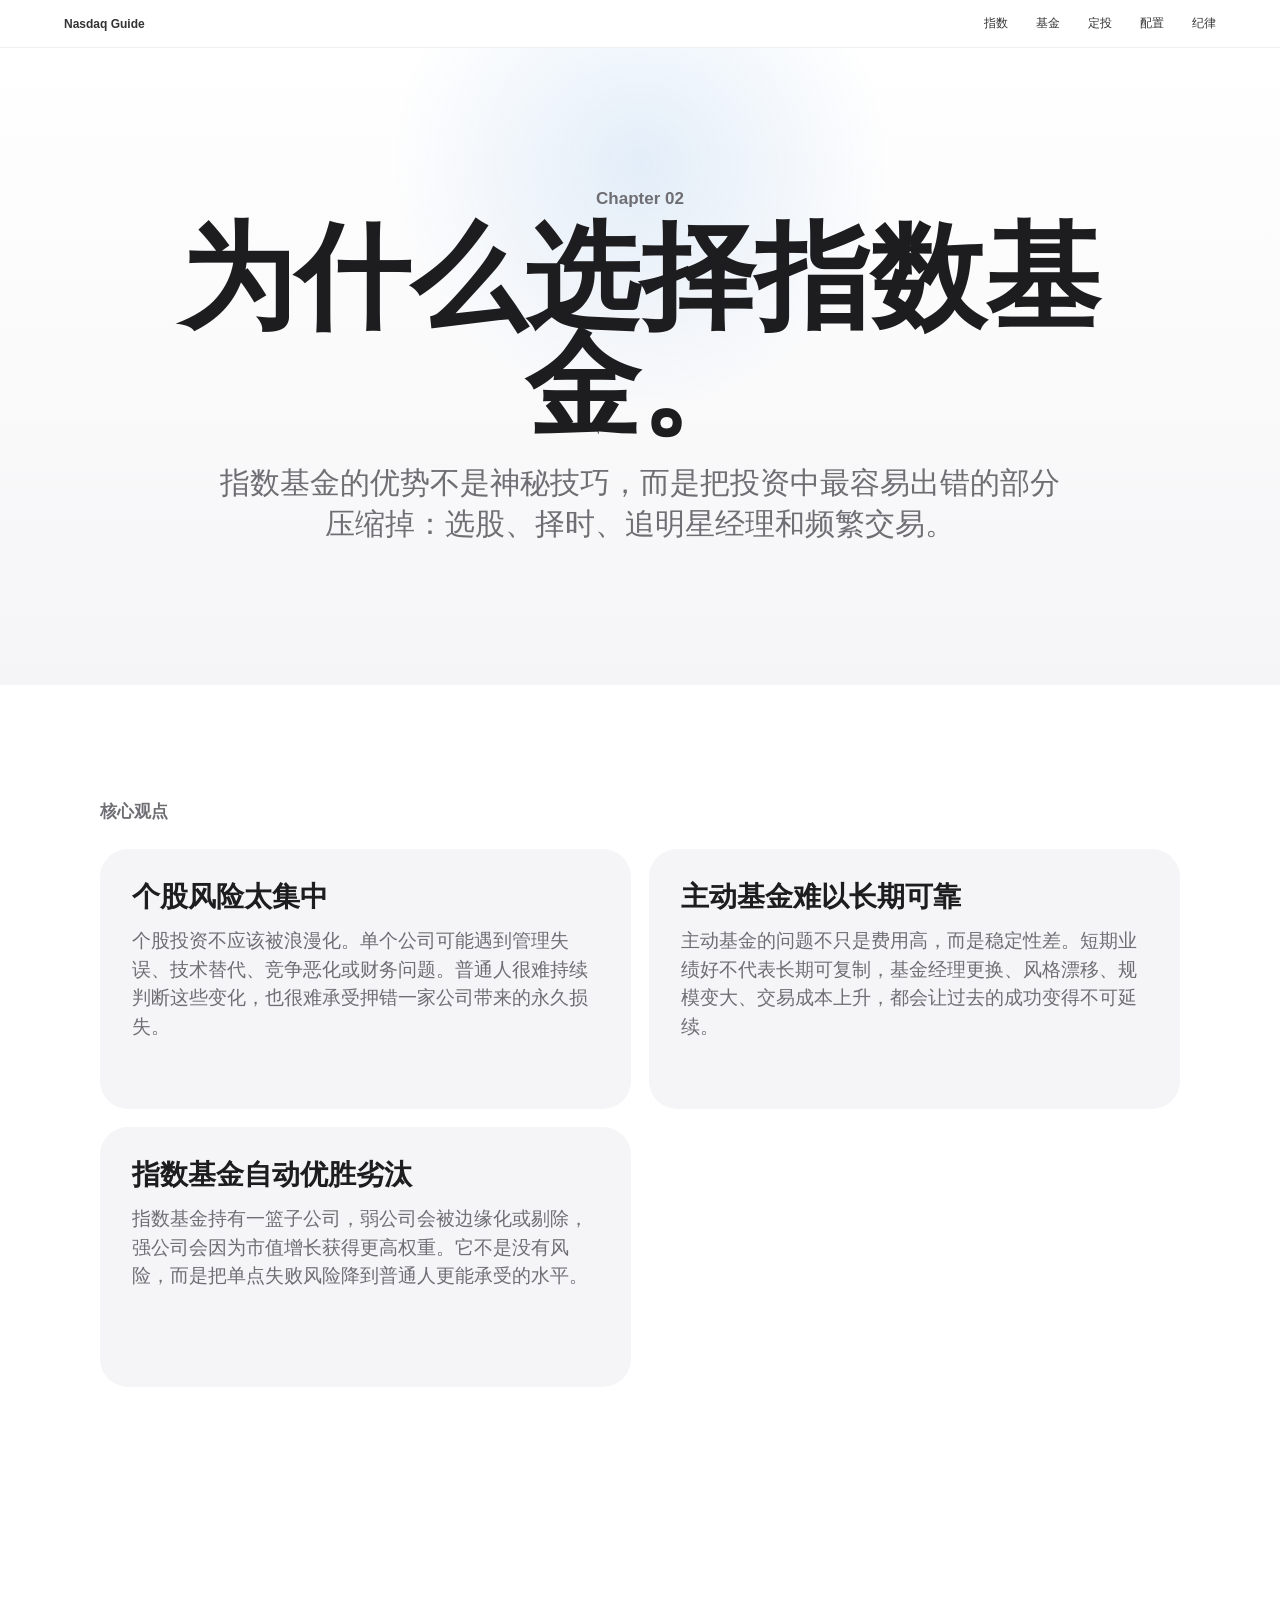
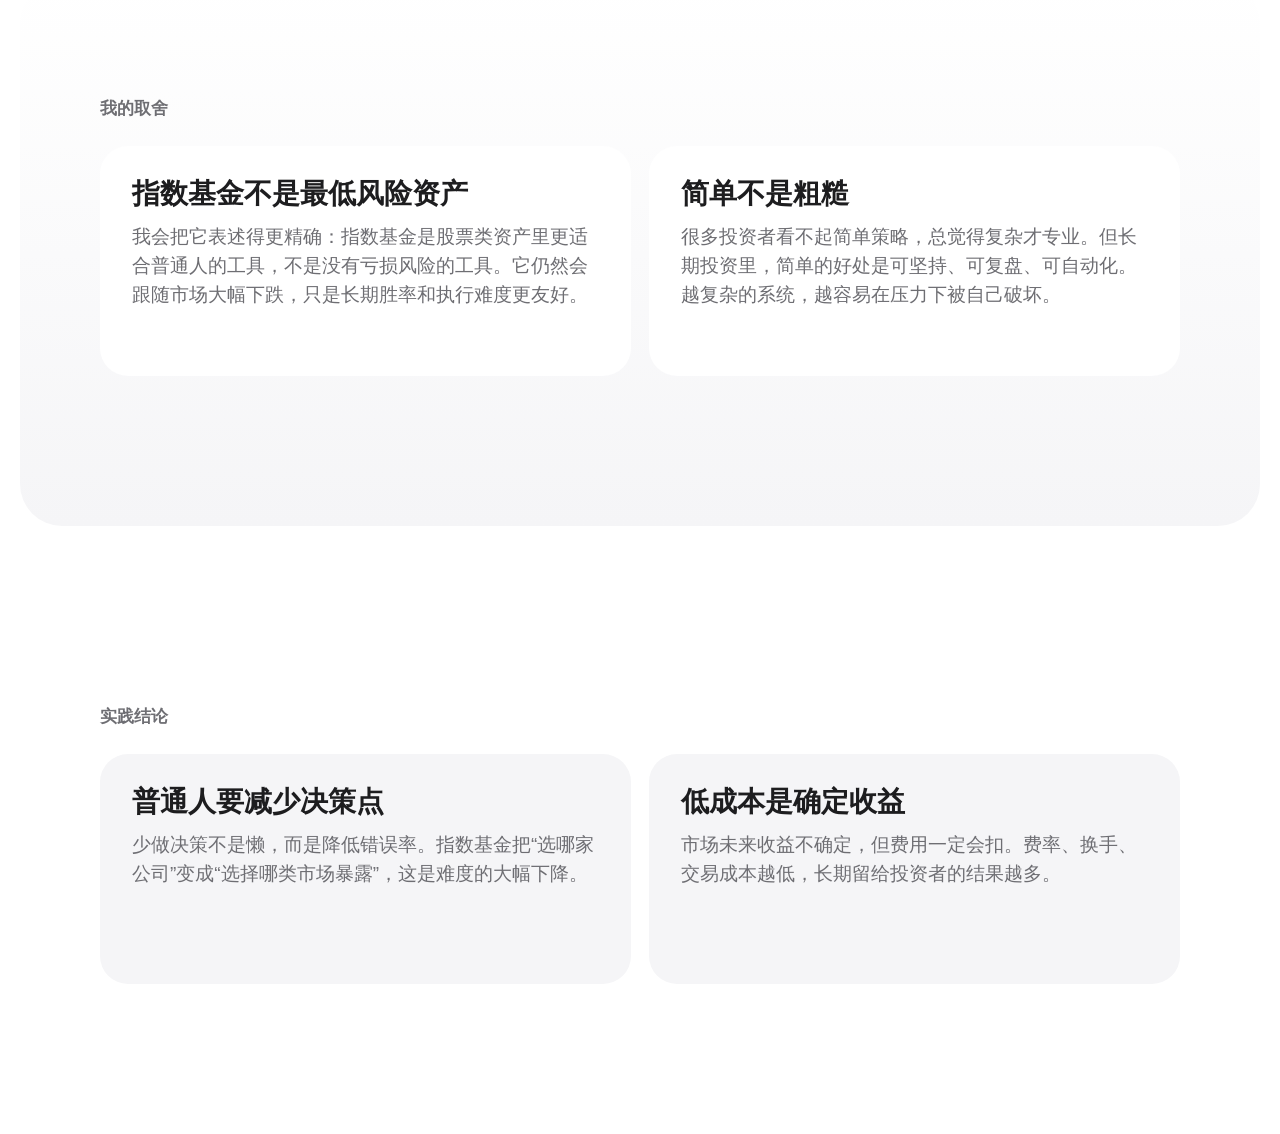
<file: investing.html>
<!doctype html><html lang="zh-CN"><head><meta charset="utf-8" /><meta name="viewport" content="width=device-width, initial-scale=1" /><title>为什么选择指数基金。 | Nasdaq Guide</title><meta name="description" content="从个股、主动基金和指数基金的差异，理解普通人为什么应该减少选择题。" /><link rel="icon" href="./favicon.svg" /><link rel="stylesheet" href="./style.css" /></head><body><nav class="nav" aria-label="页面导航"><a class="brand" href="./index.html">Nasdaq Guide</a><div><a href="./nasdaq.html">指数</a><a href="./investing.html">基金</a><a href="./dca.html">定投</a><a href="./allocation.html">配置</a><a href="./mistakes.html">纪律</a></div></nav><main><section class="page-hero reading-hero"><p class="eyebrow">Chapter 02</p><h1>为什么选择指数基金。</h1><p>指数基金的优势不是神秘技巧，而是把投资中最容易出错的部分压缩掉：选股、择时、追明星经理和频繁交易。</p></section><section class="section article-section"><p class="eyebrow">核心观点</p><div class="article-grid"><article><h3>个股风险太集中</h3><p>个股投资不应该被浪漫化。单个公司可能遇到管理失误、技术替代、竞争恶化或财务问题。普通人很难持续判断这些变化，也很难承受押错一家公司带来的永久损失。</p></article><article><h3>主动基金难以长期可靠</h3><p>主动基金的问题不只是费用高，而是稳定性差。短期业绩好不代表长期可复制，基金经理更换、风格漂移、规模变大、交易成本上升，都会让过去的成功变得不可延续。</p></article><article><h3>指数基金自动优胜劣汰</h3><p>指数基金持有一篮子公司，弱公司会被边缘化或剔除，强公司会因为市值增长获得更高权重。它不是没有风险，而是把单点失败风险降到普通人更能承受的水平。</p></article></div></section><section class="section article-section quiet-band"><p class="eyebrow">我的取舍</p><div class="article-grid"><article><h3>指数基金不是最低风险资产</h3><p>我会把它表述得更精确：指数基金是股票类资产里更适合普通人的工具，不是没有亏损风险的工具。它仍然会跟随市场大幅下跌，只是长期胜率和执行难度更友好。</p></article><article><h3>简单不是粗糙</h3><p>很多投资者看不起简单策略，总觉得复杂才专业。但长期投资里，简单的好处是可坚持、可复盘、可自动化。越复杂的系统，越容易在压力下被自己破坏。</p></article></div></section><section class="section article-section"><p class="eyebrow">实践结论</p><div class="article-grid"><article><h3>普通人要减少决策点</h3><p>少做决策不是懒，而是降低错误率。指数基金把“选哪家公司”变成“选择哪类市场暴露”，这是难度的大幅下降。</p></article><article><h3>低成本是确定收益</h3><p>市场未来收益不确定，但费用一定会扣。费率、换手、交易成本越低，长期留给投资者的结果越多。</p></article></div></section></main></body></html>
</file>
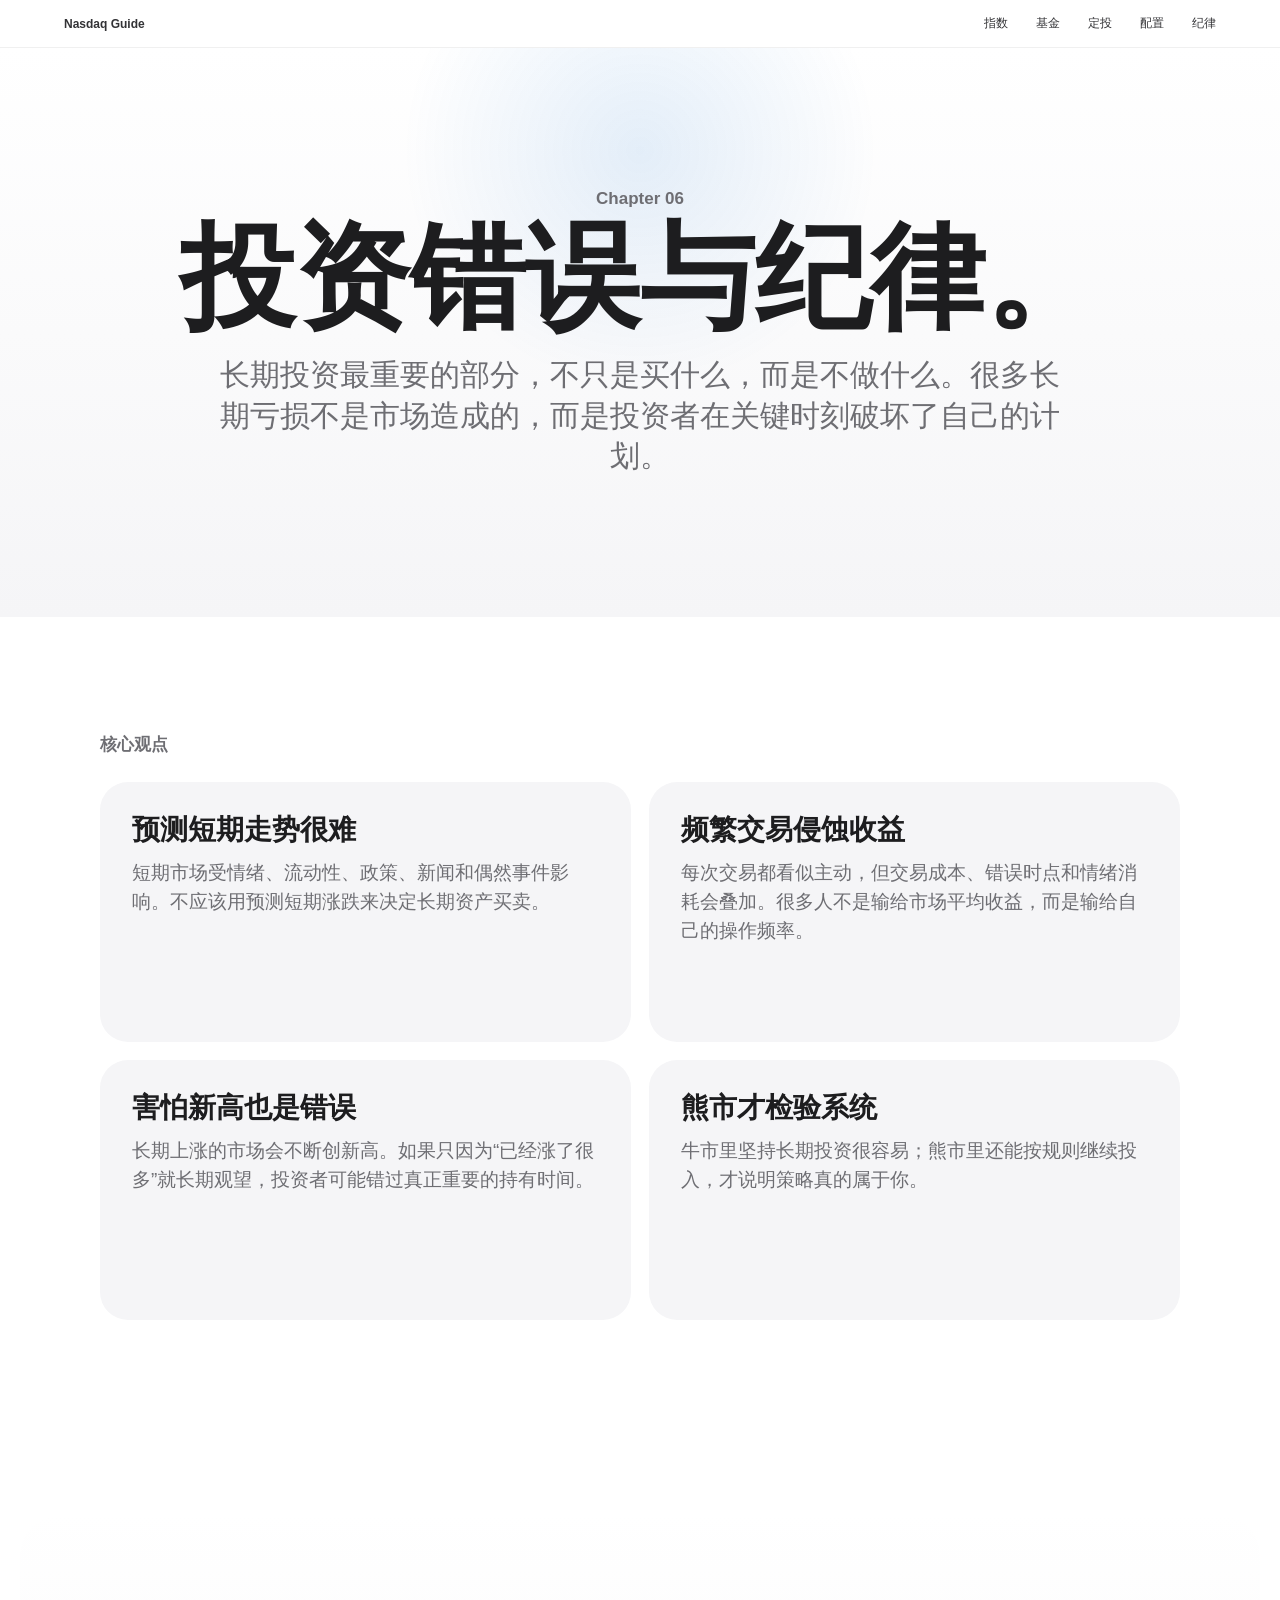
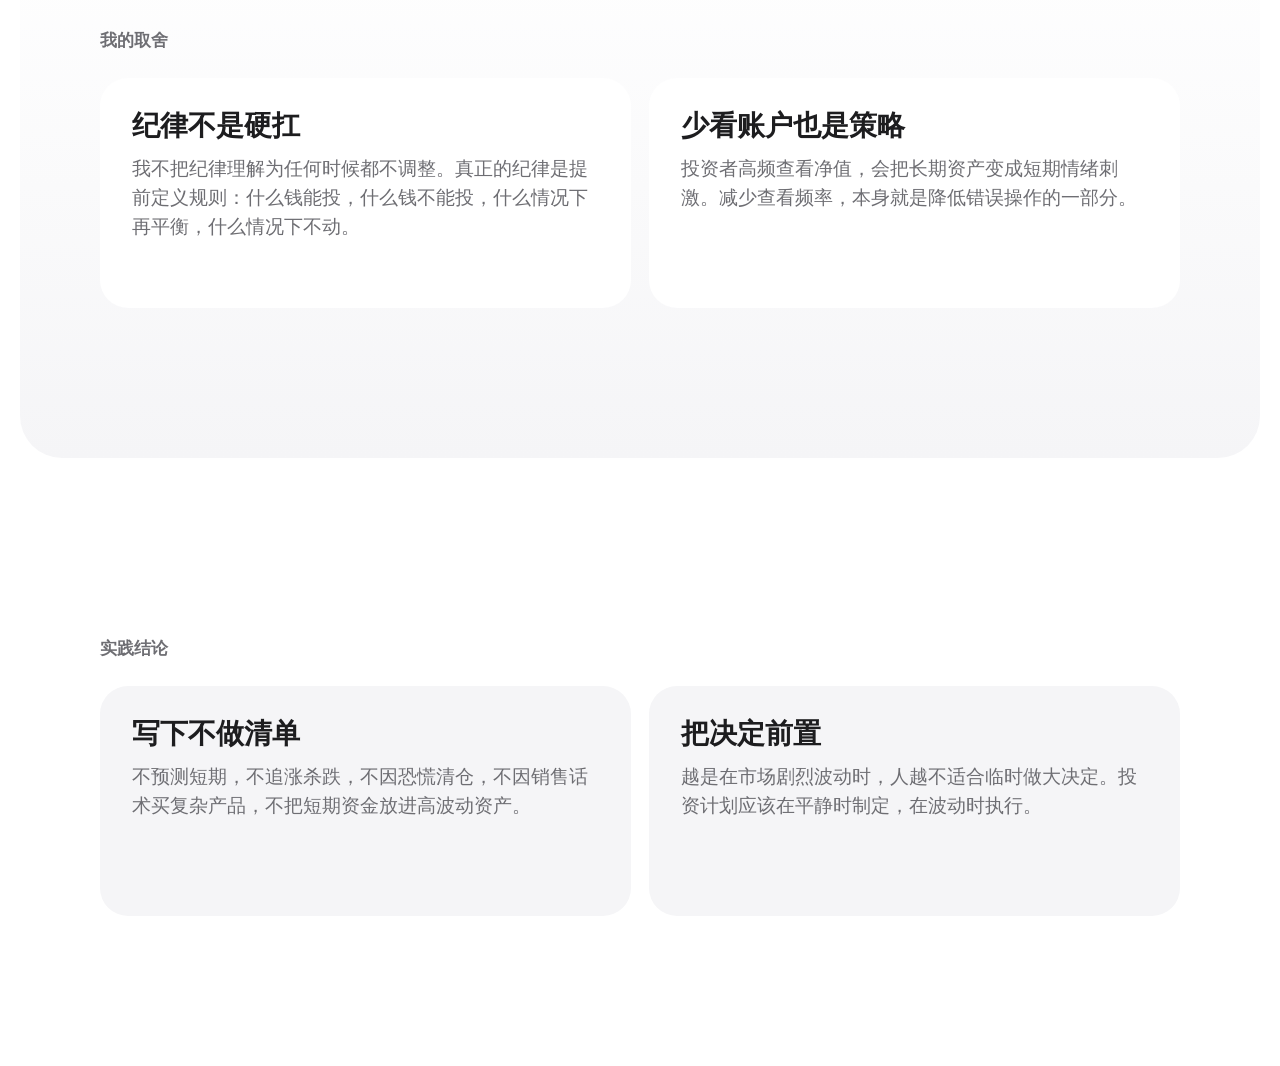
<file: mistakes.html>
<!doctype html><html lang="zh-CN"><head><meta charset="utf-8" /><meta name="viewport" content="width=device-width, initial-scale=1" /><title>投资错误与纪律。 | Nasdaq Guide</title><meta name="description" content="把亏损原因从市场身上移开，回到可控制的行为系统。" /><link rel="icon" href="./favicon.svg" /><link rel="stylesheet" href="./style.css" /></head><body><nav class="nav" aria-label="页面导航"><a class="brand" href="./index.html">Nasdaq Guide</a><div><a href="./nasdaq.html">指数</a><a href="./investing.html">基金</a><a href="./dca.html">定投</a><a href="./allocation.html">配置</a><a href="./mistakes.html">纪律</a></div></nav><main><section class="page-hero reading-hero"><p class="eyebrow">Chapter 06</p><h1>投资错误与纪律。</h1><p>长期投资最重要的部分，不只是买什么，而是不做什么。很多长期亏损不是市场造成的，而是投资者在关键时刻破坏了自己的计划。</p></section><section class="section article-section"><p class="eyebrow">核心观点</p><div class="article-grid"><article><h3>预测短期走势很难</h3><p>短期市场受情绪、流动性、政策、新闻和偶然事件影响。不应该用预测短期涨跌来决定长期资产买卖。</p></article><article><h3>频繁交易侵蚀收益</h3><p>每次交易都看似主动，但交易成本、错误时点和情绪消耗会叠加。很多人不是输给市场平均收益，而是输给自己的操作频率。</p></article><article><h3>害怕新高也是错误</h3><p>长期上涨的市场会不断创新高。如果只因为“已经涨了很多”就长期观望，投资者可能错过真正重要的持有时间。</p></article><article><h3>熊市才检验系统</h3><p>牛市里坚持长期投资很容易；熊市里还能按规则继续投入，才说明策略真的属于你。</p></article></div></section><section class="section article-section quiet-band"><p class="eyebrow">我的取舍</p><div class="article-grid"><article><h3>纪律不是硬扛</h3><p>我不把纪律理解为任何时候都不调整。真正的纪律是提前定义规则：什么钱能投，什么钱不能投，什么情况下再平衡，什么情况下不动。</p></article><article><h3>少看账户也是策略</h3><p>投资者高频查看净值，会把长期资产变成短期情绪刺激。减少查看频率，本身就是降低错误操作的一部分。</p></article></div></section><section class="section article-section"><p class="eyebrow">实践结论</p><div class="article-grid"><article><h3>写下不做清单</h3><p>不预测短期，不追涨杀跌，不因恐慌清仓，不因销售话术买复杂产品，不把短期资金放进高波动资产。</p></article><article><h3>把决定前置</h3><p>越是在市场剧烈波动时，人越不适合临时做大决定。投资计划应该在平静时制定，在波动时执行。</p></article></div></section></main></body></html>
</file>
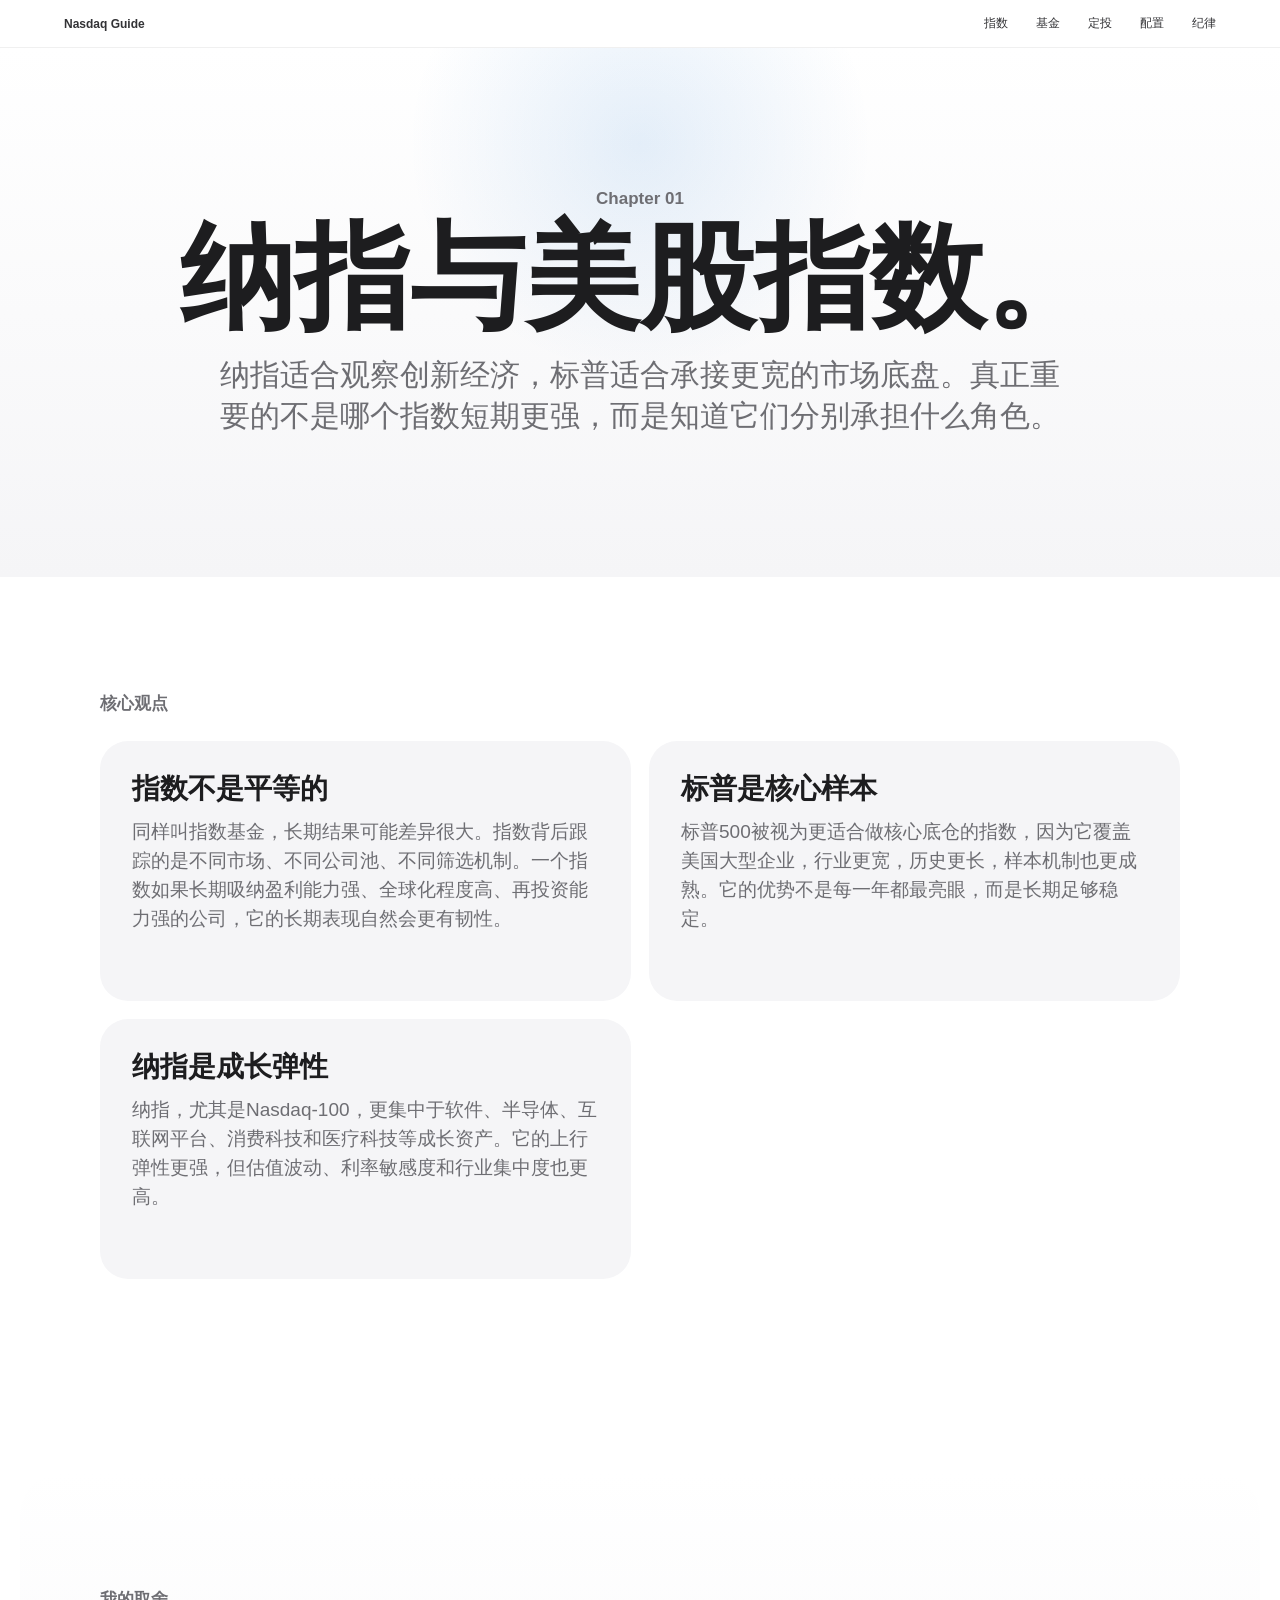
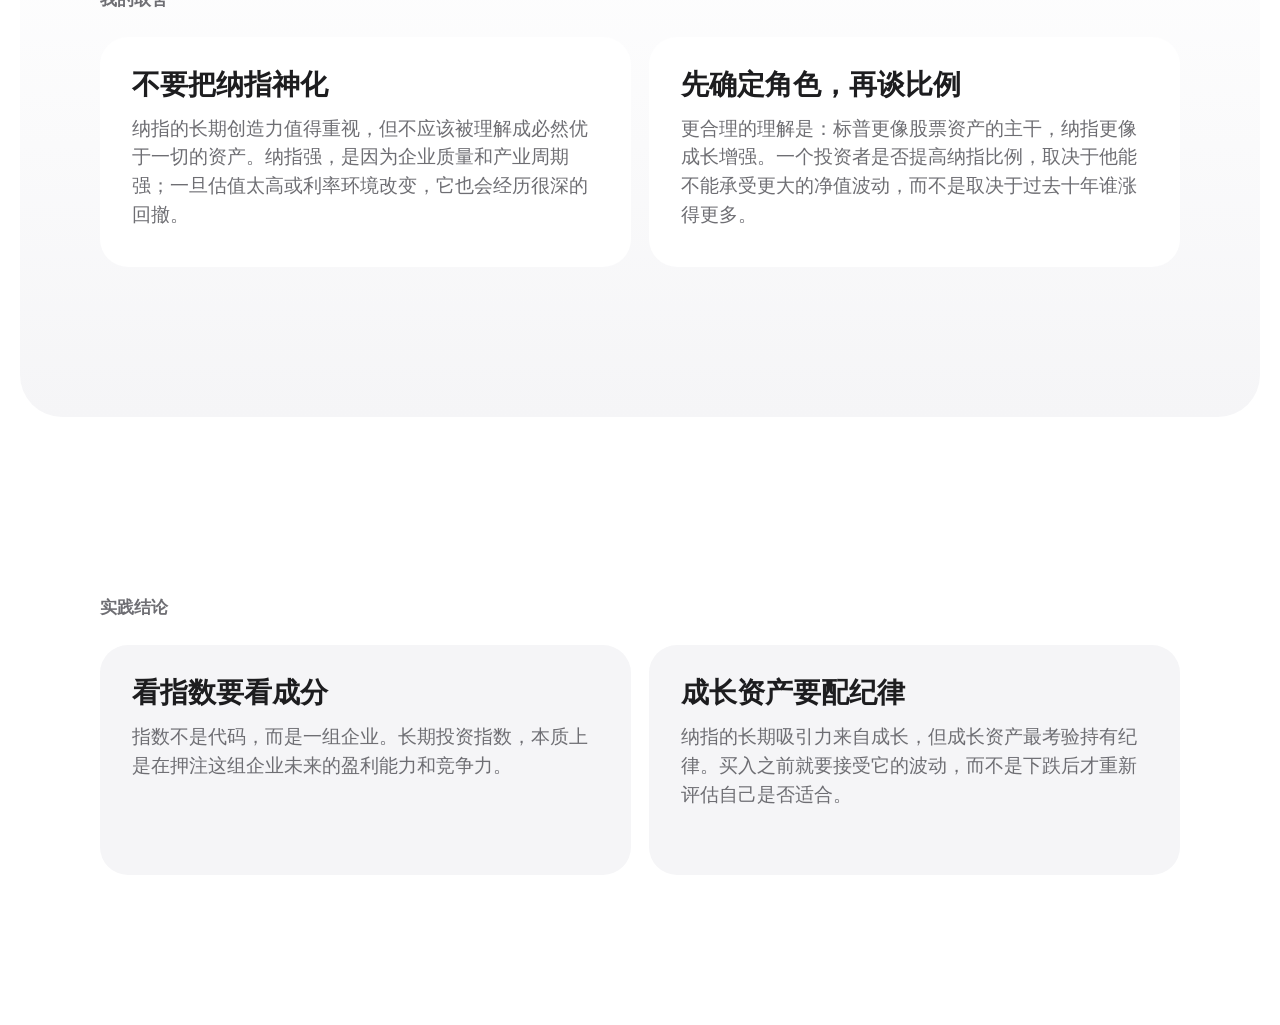
<file: nasdaq.html>
<!doctype html><html lang="zh-CN"><head><meta charset="utf-8" /><meta name="viewport" content="width=device-width, initial-scale=1" /><title>纳指与美股指数。 | Nasdaq Guide</title><meta name="description" content="理解纳斯达克、标普500和不同指数背后的资产质量差异。" /><link rel="icon" href="./favicon.svg" /><link rel="stylesheet" href="./style.css" /></head><body><nav class="nav" aria-label="页面导航"><a class="brand" href="./index.html">Nasdaq Guide</a><div><a href="./nasdaq.html">指数</a><a href="./investing.html">基金</a><a href="./dca.html">定投</a><a href="./allocation.html">配置</a><a href="./mistakes.html">纪律</a></div></nav><main><section class="page-hero reading-hero"><p class="eyebrow">Chapter 01</p><h1>纳指与美股指数。</h1><p>纳指适合观察创新经济，标普适合承接更宽的市场底盘。真正重要的不是哪个指数短期更强，而是知道它们分别承担什么角色。</p></section><section class="section article-section"><p class="eyebrow">核心观点</p><div class="article-grid"><article><h3>指数不是平等的</h3><p>同样叫指数基金，长期结果可能差异很大。指数背后跟踪的是不同市场、不同公司池、不同筛选机制。一个指数如果长期吸纳盈利能力强、全球化程度高、再投资能力强的公司，它的长期表现自然会更有韧性。</p></article><article><h3>标普是核心样本</h3><p>标普500被视为更适合做核心底仓的指数，因为它覆盖美国大型企业，行业更宽，历史更长，样本机制也更成熟。它的优势不是每一年都最亮眼，而是长期足够稳定。</p></article><article><h3>纳指是成长弹性</h3><p>纳指，尤其是Nasdaq-100，更集中于软件、半导体、互联网平台、消费科技和医疗科技等成长资产。它的上行弹性更强，但估值波动、利率敏感度和行业集中度也更高。</p></article></div></section><section class="section article-section quiet-band"><p class="eyebrow">我的取舍</p><div class="article-grid"><article><h3>不要把纳指神化</h3><p>纳指的长期创造力值得重视，但不应该被理解成必然优于一切的资产。纳指强，是因为企业质量和产业周期强；一旦估值太高或利率环境改变，它也会经历很深的回撤。</p></article><article><h3>先确定角色，再谈比例</h3><p>更合理的理解是：标普更像股票资产的主干，纳指更像成长增强。一个投资者是否提高纳指比例，取决于他能不能承受更大的净值波动，而不是取决于过去十年谁涨得更多。</p></article></div></section><section class="section article-section"><p class="eyebrow">实践结论</p><div class="article-grid"><article><h3>看指数要看成分</h3><p>指数不是代码，而是一组企业。长期投资指数，本质上是在押注这组企业未来的盈利能力和竞争力。</p></article><article><h3>成长资产要配纪律</h3><p>纳指的长期吸引力来自成长，但成长资产最考验持有纪律。买入之前就要接受它的波动，而不是下跌后才重新评估自己是否适合。</p></article></div></section></main></body></html>
</file>
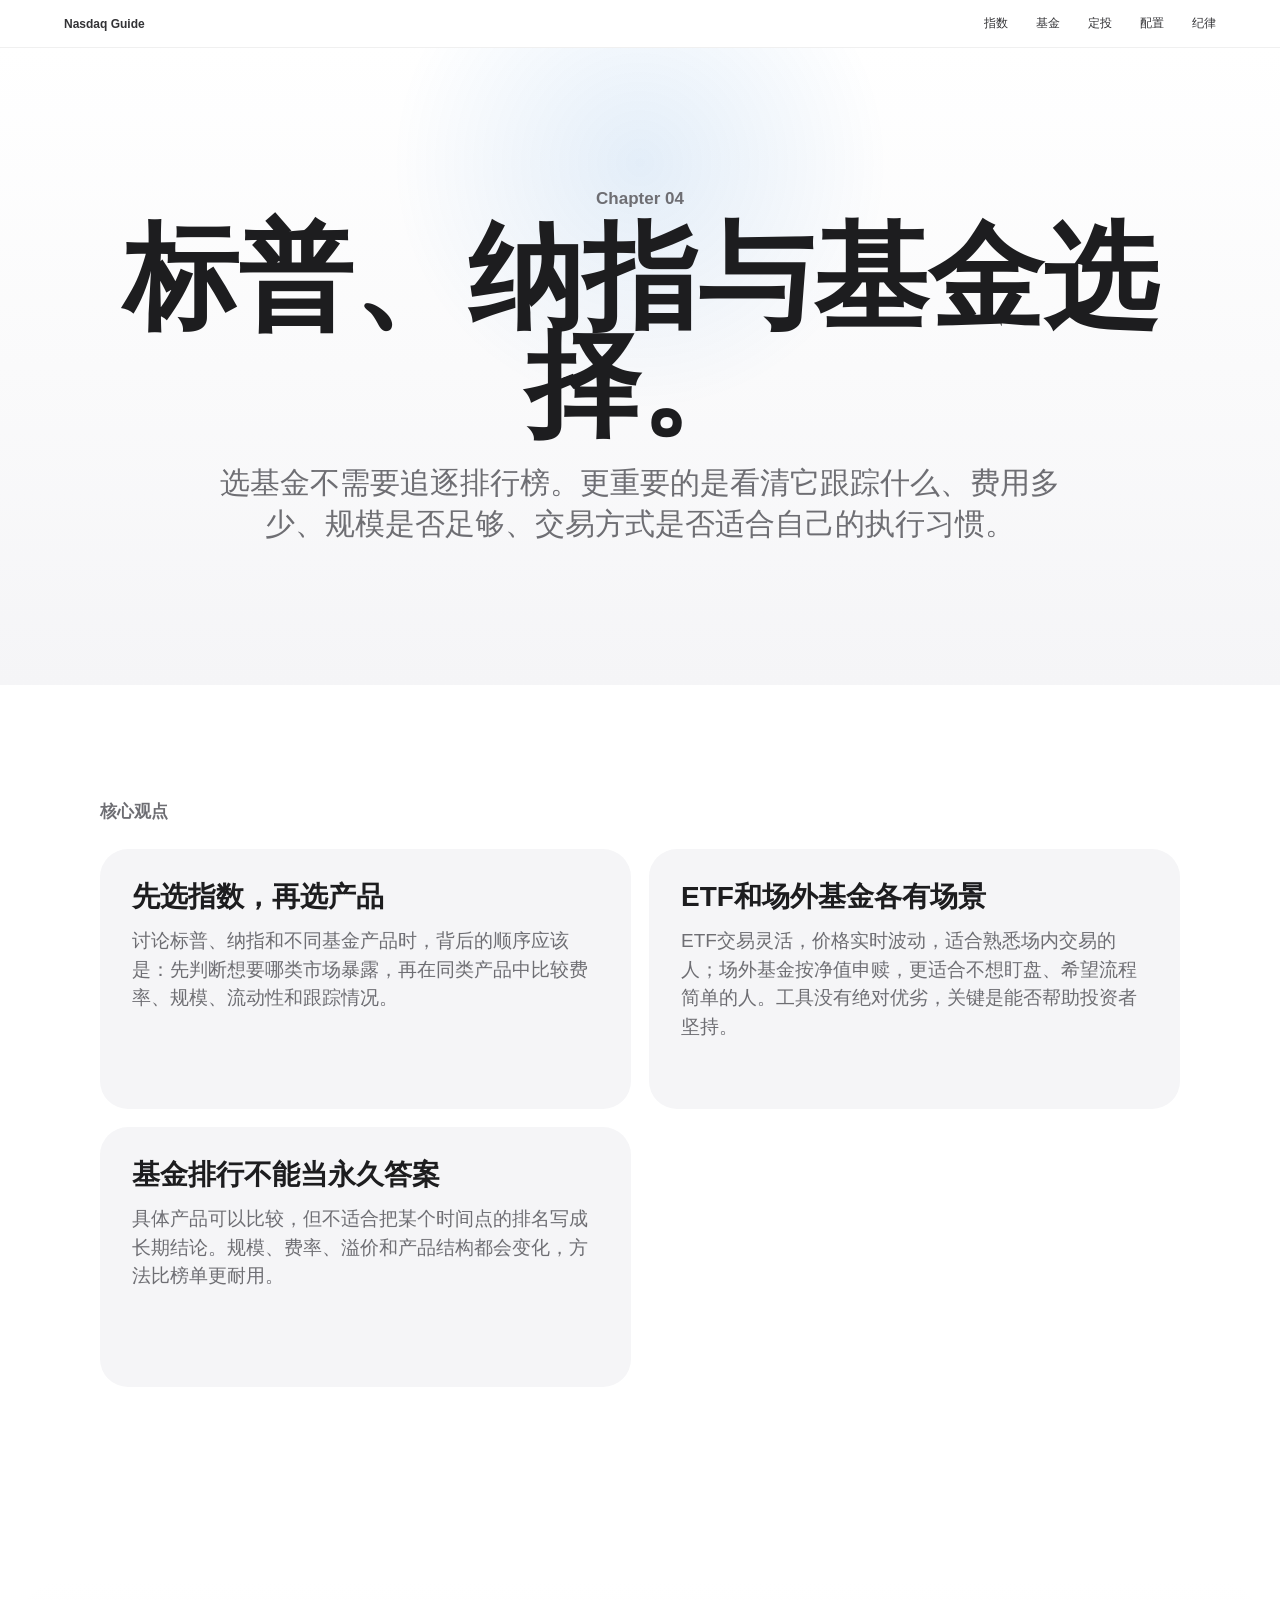
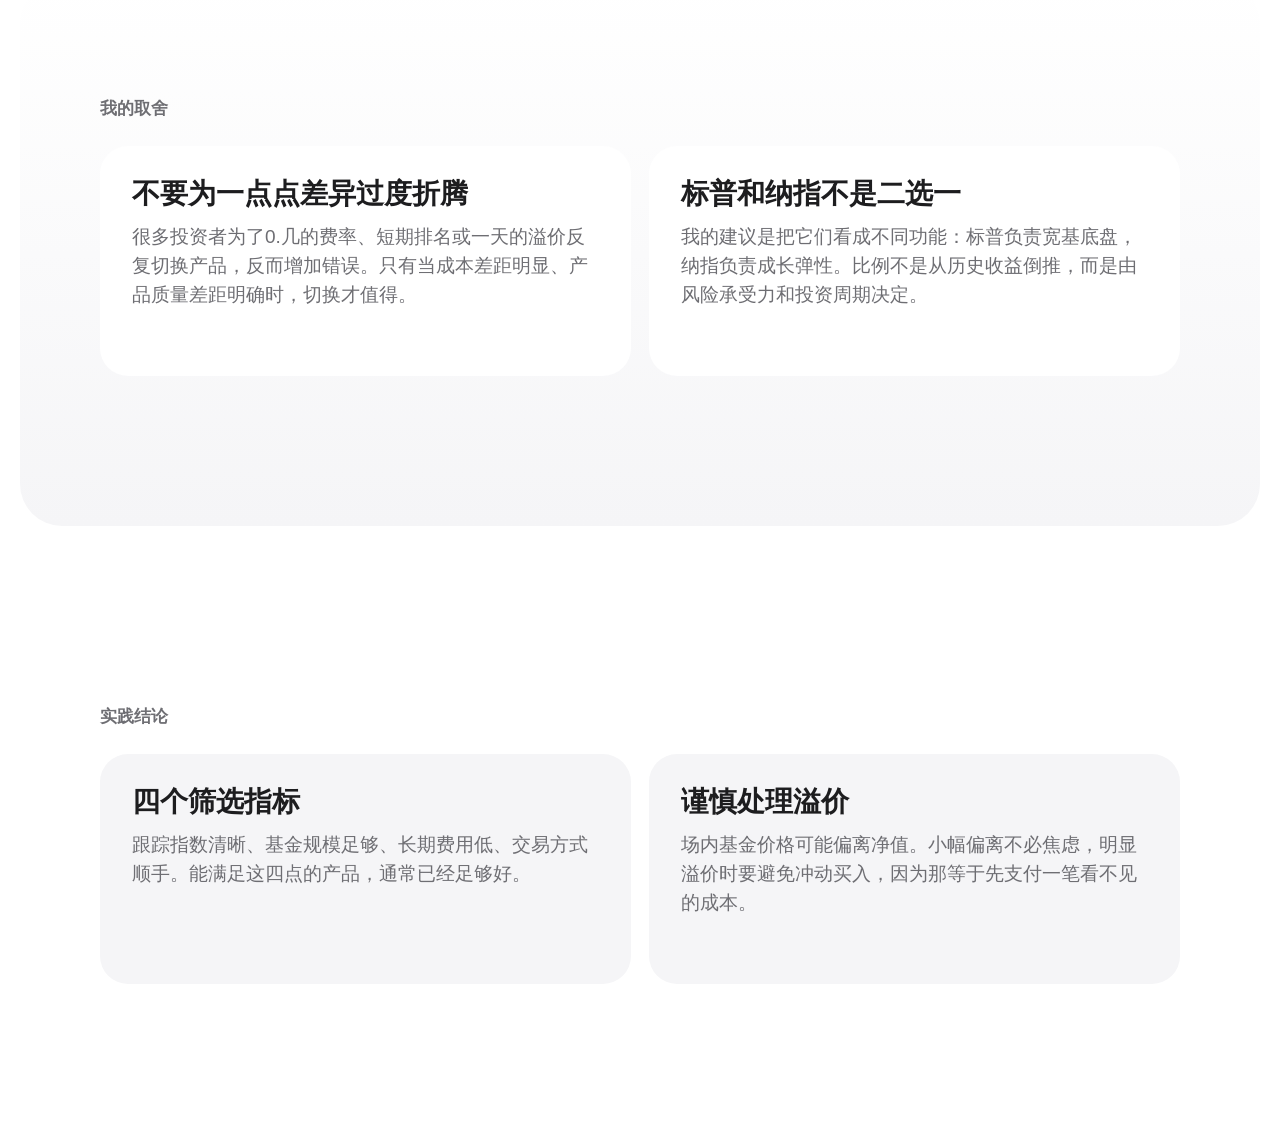
<file: playbook.html>
<!doctype html><html lang="zh-CN"><head><meta charset="utf-8" /><meta name="viewport" content="width=device-width, initial-scale=1" /><title>标普、纳指与基金选择。 | Nasdaq Guide</title><meta name="description" content="把指数选择、基金产品和交易方式整理成一套可执行筛选框架。" /><link rel="icon" href="./favicon.svg" /><link rel="stylesheet" href="./style.css" /></head><body><nav class="nav" aria-label="页面导航"><a class="brand" href="./index.html">Nasdaq Guide</a><div><a href="./nasdaq.html">指数</a><a href="./investing.html">基金</a><a href="./dca.html">定投</a><a href="./allocation.html">配置</a><a href="./mistakes.html">纪律</a></div></nav><main><section class="page-hero reading-hero"><p class="eyebrow">Chapter 04</p><h1>标普、纳指与基金选择。</h1><p>选基金不需要追逐排行榜。更重要的是看清它跟踪什么、费用多少、规模是否足够、交易方式是否适合自己的执行习惯。</p></section><section class="section article-section"><p class="eyebrow">核心观点</p><div class="article-grid"><article><h3>先选指数，再选产品</h3><p>讨论标普、纳指和不同基金产品时，背后的顺序应该是：先判断想要哪类市场暴露，再在同类产品中比较费率、规模、流动性和跟踪情况。</p></article><article><h3>ETF和场外基金各有场景</h3><p>ETF交易灵活，价格实时波动，适合熟悉场内交易的人；场外基金按净值申赎，更适合不想盯盘、希望流程简单的人。工具没有绝对优劣，关键是能否帮助投资者坚持。</p></article><article><h3>基金排行不能当永久答案</h3><p>具体产品可以比较，但不适合把某个时间点的排名写成长期结论。规模、费率、溢价和产品结构都会变化，方法比榜单更耐用。</p></article></div></section><section class="section article-section quiet-band"><p class="eyebrow">我的取舍</p><div class="article-grid"><article><h3>不要为一点点差异过度折腾</h3><p>很多投资者为了0.几的费率、短期排名或一天的溢价反复切换产品，反而增加错误。只有当成本差距明显、产品质量差距明确时，切换才值得。</p></article><article><h3>标普和纳指不是二选一</h3><p>我的建议是把它们看成不同功能：标普负责宽基底盘，纳指负责成长弹性。比例不是从历史收益倒推，而是由风险承受力和投资周期决定。</p></article></div></section><section class="section article-section"><p class="eyebrow">实践结论</p><div class="article-grid"><article><h3>四个筛选指标</h3><p>跟踪指数清晰、基金规模足够、长期费用低、交易方式顺手。能满足这四点的产品，通常已经足够好。</p></article><article><h3>谨慎处理溢价</h3><p>场内基金价格可能偏离净值。小幅偏离不必焦虑，明显溢价时要避免冲动买入，因为那等于先支付一笔看不见的成本。</p></article></div></section></main></body></html>
</file>
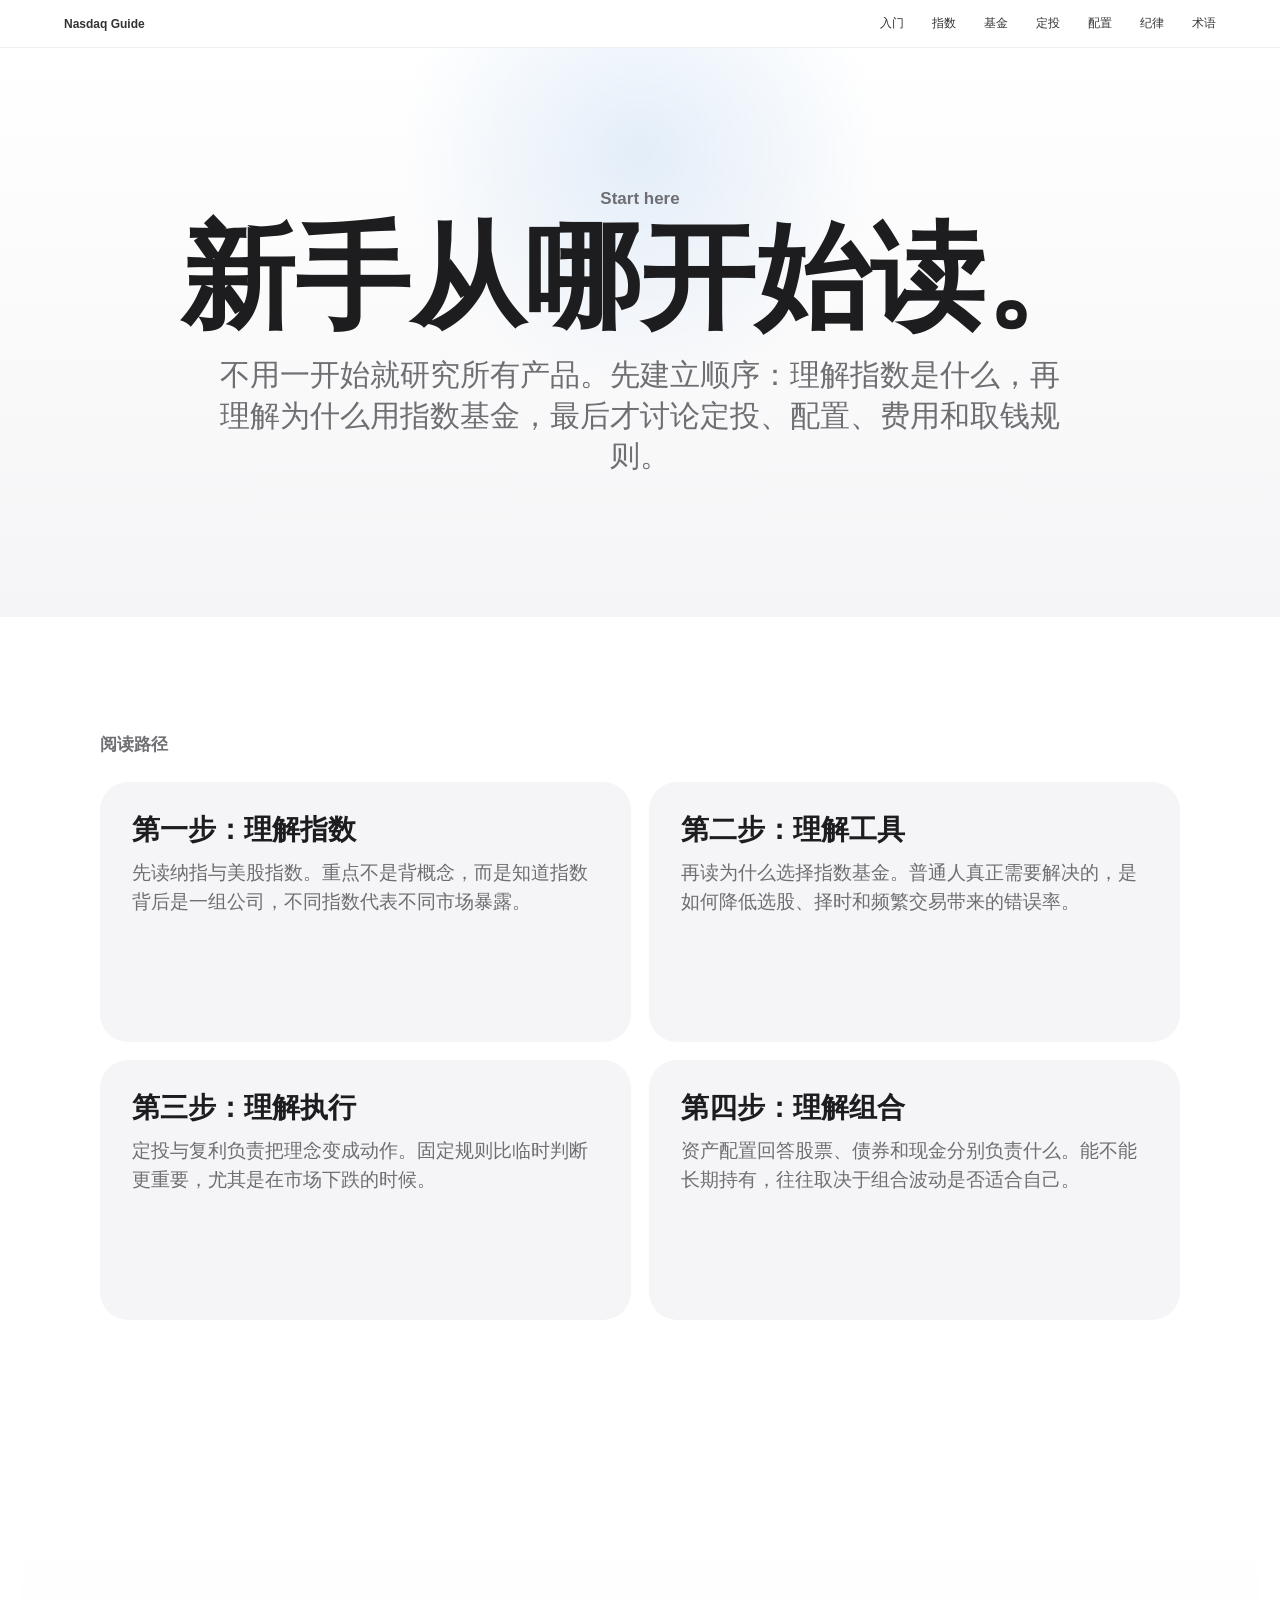
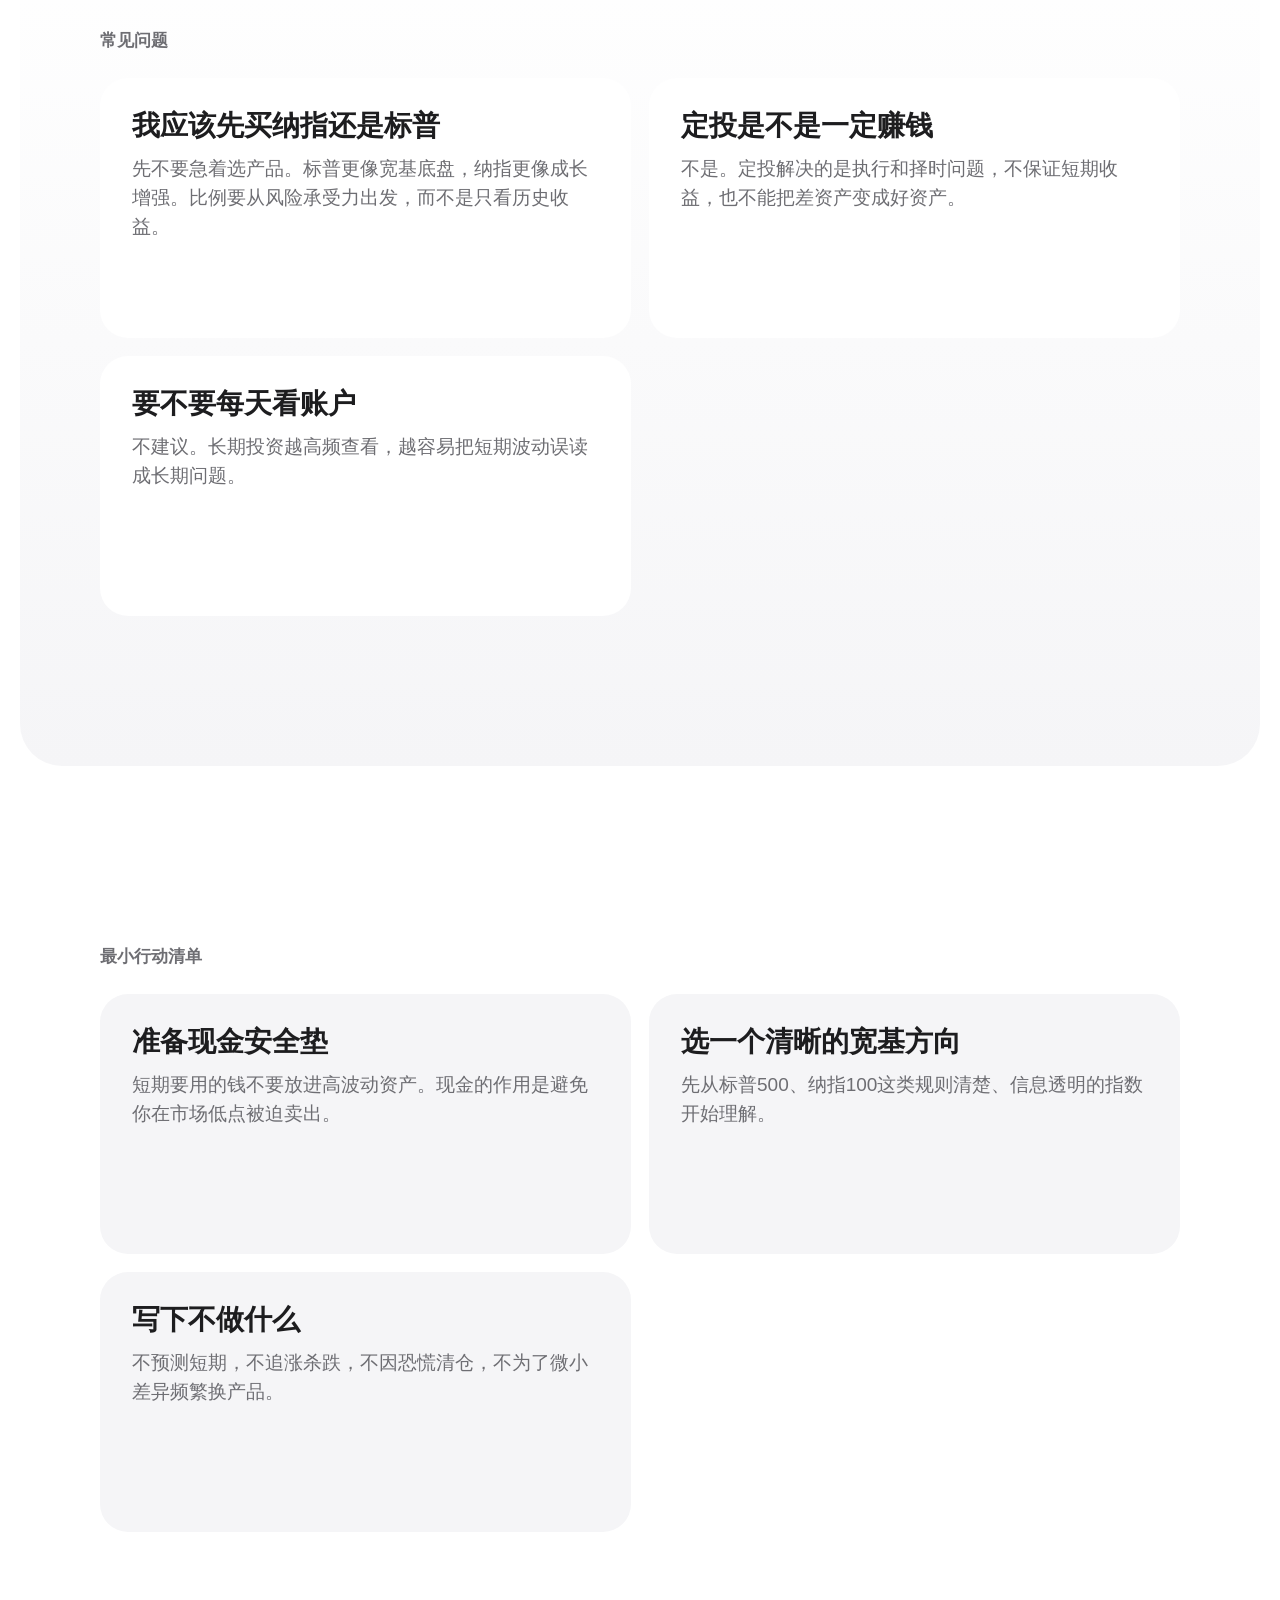
<file: start.html>
<!doctype html><html lang="zh-CN"><head><meta charset="utf-8" /><meta name="viewport" content="width=device-width, initial-scale=1" /><title>新手从哪开始读。 | Nasdaq Guide</title><meta name="description" content="给刚接触纳指、指数基金和长期投资的人，一条清晰的阅读路径。" /><meta property="og:title" content="新手从哪开始读。 | Nasdaq Guide" /><meta property="og:description" content="给刚接触纳指、指数基金和长期投资的人，一条清晰的阅读路径。" /><meta property="og:type" content="article" /><meta property="og:url" content="https://bodiegu-sketch.github.io/nasdaq-guide/start.html" /><meta name="twitter:card" content="summary" /><link rel="icon" href="./favicon.svg" /><link rel="stylesheet" href="./style.css" /></head><body><nav class="nav" aria-label="页面导航"><a class="brand" href="./index.html">Nasdaq Guide</a><div><a href="./start.html">入门</a><a href="./nasdaq.html">指数</a><a href="./investing.html">基金</a><a href="./dca.html">定投</a><a href="./allocation.html">配置</a><a href="./mistakes.html">纪律</a><a href="./glossary.html">术语</a></div></nav><main><section class="page-hero reading-hero"><p class="eyebrow">Start here</p><h1>新手从哪开始读。</h1><p>不用一开始就研究所有产品。先建立顺序：理解指数是什么，再理解为什么用指数基金，最后才讨论定投、配置、费用和取钱规则。</p></section><section class="section article-section"><p class="eyebrow">阅读路径</p><div class="article-grid"><article><h3>第一步：理解指数</h3><p>先读纳指与美股指数。重点不是背概念，而是知道指数背后是一组公司，不同指数代表不同市场暴露。</p></article><article><h3>第二步：理解工具</h3><p>再读为什么选择指数基金。普通人真正需要解决的，是如何降低选股、择时和频繁交易带来的错误率。</p></article><article><h3>第三步：理解执行</h3><p>定投与复利负责把理念变成动作。固定规则比临时判断更重要，尤其是在市场下跌的时候。</p></article><article><h3>第四步：理解组合</h3><p>资产配置回答股票、债券和现金分别负责什么。能不能长期持有，往往取决于组合波动是否适合自己。</p></article></div></section><section class="section article-section quiet-band"><p class="eyebrow">常见问题</p><div class="article-grid"><article><h3>我应该先买纳指还是标普</h3><p>先不要急着选产品。标普更像宽基底盘，纳指更像成长增强。比例要从风险承受力出发，而不是只看历史收益。</p></article><article><h3>定投是不是一定赚钱</h3><p>不是。定投解决的是执行和择时问题，不保证短期收益，也不能把差资产变成好资产。</p></article><article><h3>要不要每天看账户</h3><p>不建议。长期投资越高频查看，越容易把短期波动误读成长期问题。</p></article></div></section><section class="section article-section"><p class="eyebrow">最小行动清单</p><div class="article-grid"><article><h3>准备现金安全垫</h3><p>短期要用的钱不要放进高波动资产。现金的作用是避免你在市场低点被迫卖出。</p></article><article><h3>选一个清晰的宽基方向</h3><p>先从标普500、纳指100这类规则清楚、信息透明的指数开始理解。</p></article><article><h3>写下不做什么</h3><p>不预测短期，不追涨杀跌，不因恐慌清仓，不为了微小差异频繁换产品。</p></article></div></section></main></body></html>
</file>
<file: style.css>
:root {
  --bg: #ffffff;
  --soft: #f5f5f7;
  --ink: #1d1d1f;
  --muted: #6e6e73;
  --blue: #0066cc;
  --line: #d2d2d7;
}

* {
  box-sizing: border-box;
}

html {
  scroll-behavior: smooth;
}

body {
  margin: 0;
  background: var(--bg);
  color: var(--ink);
  font-family: -apple-system, BlinkMacSystemFont, "SF Pro Display", "SF Pro Text",
    "PingFang SC", "Microsoft YaHei", Arial, sans-serif;
}

a {
  color: inherit;
  text-decoration: none;
}

.nav {
  align-items: center;
  backdrop-filter: saturate(180%) blur(20px);
  background: rgba(255, 255, 255, 0.82);
  border-bottom: 1px solid rgba(0, 0, 0, 0.06);
  display: flex;
  height: 48px;
  justify-content: space-between;
  left: 0;
  padding: 0 clamp(18px, 5vw, 64px);
  position: sticky;
  top: 0;
  z-index: 10;
}

.brand {
  font-size: 14px;
  font-weight: 700;
}

.nav div {
  display: flex;
  gap: clamp(14px, 2.4vw, 28px);
  overflow-x: auto;
  scrollbar-width: none;
  white-space: nowrap;
}

.nav div::-webkit-scrollbar {
  display: none;
}

.nav a {
  color: #333336;
  font-size: 12px;
}

.hero {
  background:
    radial-gradient(circle at 50% 38%, rgba(0, 102, 204, 0.12), transparent 34%),
    linear-gradient(#fff, #f5f5f7 78%, #fff);
  min-height: calc(100vh - 48px);
  overflow: hidden;
  padding: clamp(60px, 9vw, 112px) clamp(20px, 5vw, 80px) 64px;
  text-align: center;
}

.home-hero {
  min-height: auto;
  padding-bottom: clamp(82px, 12vw, 150px);
}

.page-hero {
  background:
    radial-gradient(circle at 50% 18%, rgba(0, 102, 204, 0.1), transparent 30%),
    linear-gradient(#fff, var(--soft));
  padding: clamp(72px, 11vw, 150px) clamp(22px, 5vw, 64px);
  text-align: center;
}

.page-hero h1 {
  font-size: clamp(58px, 9vw, 116px);
}

.page-hero p:not(.eyebrow) {
  color: var(--muted);
  font-size: clamp(21px, 2.5vw, 30px);
  font-weight: 500;
  line-height: 1.35;
  margin: 24px auto 0;
  max-width: 860px;
}

.eyebrow {
  color: var(--muted);
  font-size: 17px;
  font-weight: 700;
  letter-spacing: 0;
  margin: 0 0 14px;
}

h1,
h2,
h3,
p {
  letter-spacing: 0;
}

h1 {
  font-size: clamp(56px, 9vw, 118px);
  font-weight: 800;
  line-height: 0.94;
  margin: 0 auto;
  max-width: 980px;
}

.hero-copy {
  color: var(--muted);
  font-size: clamp(21px, 2.5vw, 31px);
  font-weight: 500;
  line-height: 1.32;
  margin: 24px auto 0;
  max-width: 840px;
}

.hero-actions {
  display: flex;
  gap: 18px;
  justify-content: center;
  margin-top: 32px;
}

.primary,
.secondary {
  border-radius: 999px;
  display: inline-flex;
  font-size: 17px;
  font-weight: 600;
  line-height: 1;
  padding: 13px 22px;
}

.primary {
  background: #0071e3;
  color: #fff;
}

.secondary {
  color: var(--blue);
}

.device {
  background: linear-gradient(145deg, #1d1d1f, #050505);
  border-radius: clamp(28px, 4vw, 46px);
  box-shadow: 0 42px 120px rgba(0, 0, 0, 0.26);
  color: #fff;
  margin: clamp(54px, 7vw, 86px) auto 0;
  max-width: 1080px;
  overflow: hidden;
  padding: clamp(24px, 4vw, 44px);
  position: relative;
}

.device::before {
  background:
    linear-gradient(rgba(255, 255, 255, 0.08) 1px, transparent 1px),
    linear-gradient(90deg, rgba(255, 255, 255, 0.08) 1px, transparent 1px);
  background-size: 56px 56px;
  content: "";
  inset: 0;
  opacity: 0.45;
  position: absolute;
}

.device-top,
.line-chart,
.device-metrics {
  position: relative;
  z-index: 1;
}

.device-top {
  display: flex;
  justify-content: space-between;
  text-align: left;
}

.device-top span,
.device-top strong {
  color: rgba(255, 255, 255, 0.68);
  font-size: 13px;
}

.line-chart {
  align-items: end;
  display: grid;
  gap: clamp(8px, 2vw, 22px);
  grid-template-columns: repeat(10, 1fr);
  height: clamp(210px, 34vw, 380px);
  margin: 46px auto;
  max-width: 880px;
}

.line-chart span {
  background: linear-gradient(180deg, #8fd8ff, #0071e3);
  border-radius: 999px;
  min-height: 30px;
}

.line-chart span:nth-child(1) { height: 28%; }
.line-chart span:nth-child(2) { height: 36%; }
.line-chart span:nth-child(3) { height: 32%; }
.line-chart span:nth-child(4) { height: 48%; }
.line-chart span:nth-child(5) { height: 44%; }
.line-chart span:nth-child(6) { height: 62%; }
.line-chart span:nth-child(7) { height: 58%; }
.line-chart span:nth-child(8) { height: 76%; }
.line-chart span:nth-child(9) { height: 84%; }
.line-chart span:nth-child(10) { height: 96%; }

.device-metrics {
  border-top: 1px solid rgba(255, 255, 255, 0.14);
  display: grid;
  grid-template-columns: repeat(3, 1fr);
  padding-top: 26px;
}

.device-metrics b {
  display: block;
  font-size: clamp(32px, 5vw, 58px);
  line-height: 1;
}

.device-metrics small {
  color: rgba(255, 255, 255, 0.62);
  display: block;
  font-size: 15px;
  margin-top: 8px;
}

.section {
  margin: 0 auto;
  max-width: 1180px;
  padding: clamp(78px, 12vw, 150px) clamp(22px, 5vw, 64px);
  text-align: center;
}

h2 {
  font-size: clamp(42px, 6.8vw, 84px);
  font-weight: 800;
  line-height: 1;
  margin: 0 auto;
  max-width: 980px;
}

.feature-grid {
  display: grid;
  gap: 18px;
  grid-template-columns: repeat(3, 1fr);
  margin-top: 54px;
  text-align: left;
}

.chapters {
  max-width: 1240px;
}

.chapter-grid {
  display: grid;
  gap: 18px;
  grid-template-columns: repeat(4, 1fr);
  margin-top: 58px;
  text-align: left;
}

.expanded-grid {
  grid-template-columns: repeat(auto-fit, minmax(250px, 1fr));
}

.chapter-grid a {
  background: var(--soft);
  border-radius: 28px;
  display: block;
  min-height: 330px;
  padding: 30px;
  transition: transform 180ms ease, box-shadow 180ms ease;
}

.chapter-grid a:hover {
  box-shadow: 0 24px 54px rgba(0, 0, 0, 0.08);
  transform: translateY(-3px);
}

.chapter-grid span {
  color: var(--blue);
  display: block;
  font-size: 14px;
  font-weight: 800;
  margin-bottom: 58px;
}

.feature-grid article {
  background: var(--soft);
  border-radius: 28px;
  min-height: 260px;
  padding: 32px;
}

h3 {
  font-size: 28px;
  line-height: 1.12;
  margin: 0 0 14px;
}

.feature-grid p,
.chapter-grid p,
.article-grid p,
.split p,
.section-copy,
.contrast-grid span,
.timeline p,
.closing li {
  color: var(--muted);
  font-size: 19px;
  line-height: 1.52;
  margin: 0;
}

.section-copy {
  font-size: clamp(21px, 2.6vw, 30px);
  font-weight: 500;
  line-height: 1.35;
  margin: 26px auto 0;
  max-width: 860px;
}

.wealth {
  max-width: 1240px;
}

.principles {
  display: grid;
  gap: 18px;
  grid-template-columns: repeat(4, 1fr);
  margin-top: 58px;
  text-align: left;
}

.principles article {
  background: var(--soft);
  border-radius: 28px;
  min-height: 320px;
  padding: 30px;
}

.principles span {
  color: var(--blue);
  display: block;
  font-size: 14px;
  font-weight: 800;
  margin-bottom: 46px;
}

.deep-dive {
  max-width: 1240px;
}

.knowledge-grid,
.mistake-list {
  display: grid;
  gap: 18px;
  grid-template-columns: repeat(3, 1fr);
  margin-top: 58px;
  text-align: left;
}

.knowledge-grid article,
.mistake-list article {
  background: var(--soft);
  border-radius: 28px;
  min-height: 250px;
  padding: 30px;
}

.knowledge-grid h3 {
  margin-bottom: 18px;
}

.reading-hero h1 {
  max-width: 1080px;
}

.article-section {
  max-width: 1240px;
  padding-top: clamp(66px, 9vw, 118px);
  text-align: left;
}

.article-section > .eyebrow {
  margin-left: auto;
  margin-right: auto;
  max-width: 1080px;
}

.article-grid {
  display: grid;
  gap: 18px;
  grid-template-columns: repeat(2, 1fr);
  margin: 26px auto 0;
  max-width: 1080px;
}

.article-grid article {
  background: var(--soft);
  border-radius: 28px;
  min-height: 260px;
  padding: 32px;
}

.article-grid article:first-child:nth-last-child(2),
.article-grid article:first-child:nth-last-child(2) ~ article {
  min-height: 230px;
}

.quiet-band {
  background: linear-gradient(180deg, #fff, var(--soft));
  border-radius: 42px;
  margin-bottom: clamp(30px, 5vw, 70px);
  margin-top: clamp(18px, 4vw, 44px);
}

.quiet-band .article-grid article {
  background: #fff;
}

.framework {
  padding-top: 34px;
}

.matrix {
  border-top: 1px solid var(--line);
  margin-top: 62px;
  text-align: left;
}

.matrix article {
  align-items: center;
  border-bottom: 1px solid var(--line);
  display: grid;
  gap: 32px;
  grid-template-columns: 240px 1fr;
  padding: 28px 0;
}

.matrix span,
.mistake-list b {
  color: var(--ink);
  display: block;
  font-size: 24px;
  font-weight: 800;
}

.matrix p,
.mistake-list p,
.knowledge-grid p {
  color: var(--muted);
  font-size: 19px;
  line-height: 1.52;
  margin: 0;
}

.mistakes {
  max-width: 1240px;
}

.mistake-list b {
  margin-bottom: 16px;
}

.quiet {
  background: linear-gradient(180deg, #fff, var(--soft));
  border-radius: 42px;
}

.split {
  align-items: center;
  display: grid;
  gap: 64px;
  grid-template-columns: 1fr 0.8fr;
  text-align: left;
}

.split h2 {
  margin: 0;
}

.contrast {
  background: #000;
  color: #f5f5f7;
  padding: clamp(86px, 13vw, 160px) clamp(22px, 5vw, 64px);
  text-align: center;
}

.contrast h2 {
  max-width: 930px;
}

.contrast .eyebrow {
  color: #a1a1a6;
}

.contrast-grid {
  display: grid;
  gap: 16px;
  grid-template-columns: repeat(auto-fit, minmax(220px, 1fr));
  margin: 58px auto 0;
  max-width: 1080px;
  text-align: left;
}

.contrast-grid div {
  background: #161617;
  border-radius: 28px;
  min-height: 210px;
  padding: 30px;
}

.contrast-grid b {
  display: block;
  font-size: 30px;
  margin-bottom: 12px;
}

.contrast-grid span {
  color: #a1a1a6;
}

.timeline {
  border-top: 1px solid var(--line);
  margin-top: 62px;
  text-align: left;
}

.timeline article {
  border-bottom: 1px solid var(--line);
  display: grid;
  gap: 28px;
  grid-template-columns: 140px 1fr;
  padding: 28px 0;
}

.timeline time {
  color: var(--ink);
  font-size: 24px;
  font-weight: 800;
}

.closing {
  background: var(--soft);
  border-radius: 42px;
  margin-bottom: 64px;
}

.closing ol {
  display: grid;
  gap: 14px;
  list-style: none;
  margin: 48px auto 0;
  max-width: 760px;
  padding: 0;
  text-align: left;
}

.closing li {
  background: #fff;
  border-radius: 22px;
  padding: 22px 24px;
}

@media (max-width: 820px) {
  .nav {
    gap: 18px;
    overflow: hidden;
  }

  .nav div {
    gap: 12px;
  }

  .nav a {
    font-size: 11px;
  }

  .hero {
    padding-top: 54px;
  }

  h1 {
    font-size: 52px;
  }

  .hero-copy {
    font-size: 21px;
  }

  .hero-actions,
  .device-top {
    flex-direction: column;
  }

  .feature-grid,
  .chapter-grid,
  .expanded-grid,
  .split,
  .contrast-grid,
  .device-metrics,
  .principles,
  .knowledge-grid,
  .mistake-list,
  .article-grid,
  .matrix article {
    grid-template-columns: 1fr;
  }

  .timeline article {
    grid-template-columns: 1fr;
  }

  .device {
    border-radius: 28px;
  }
}
</file>
